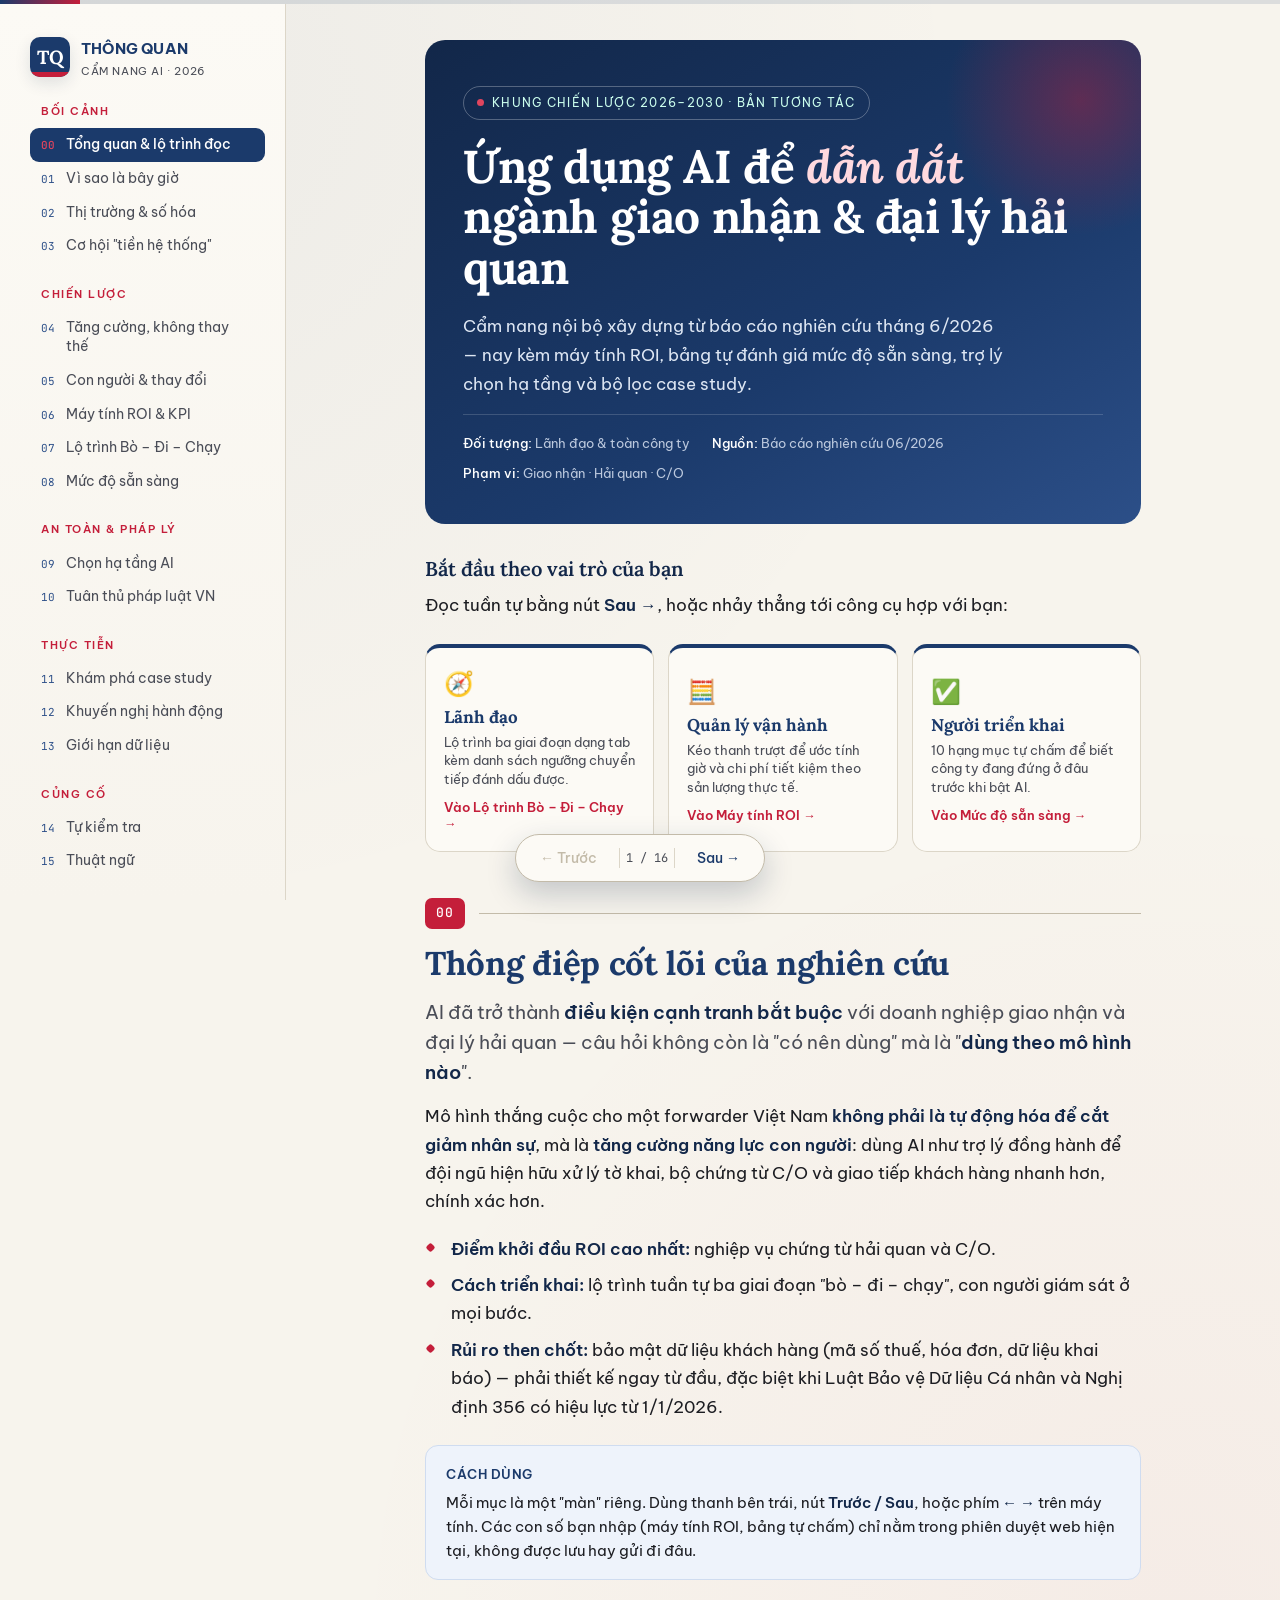
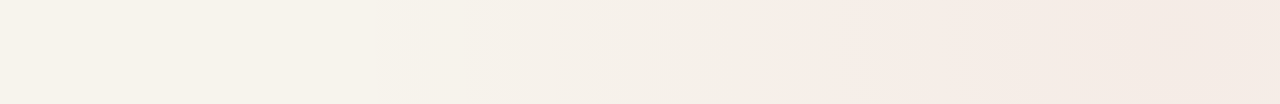
<file: cam-nang-ai-visual.html>
<!DOCTYPE html>
<html lang="vi">
<head>
<meta charset="UTF-8">
<meta name="viewport" content="width=device-width, initial-scale=1.0">
<meta name="color-scheme" content="light">
<title>Cẩm nang Làm việc với AI — Công ty CP Thông Quan</title>
<link rel="preconnect" href="https://fonts.googleapis.com">
<link rel="preconnect" href="https://fonts.gstatic.com" crossorigin>
<link href="https://fonts.googleapis.com/css2?family=Be+Vietnam+Pro:ital,wght@0,300;0,400;0,500;0,600;0,700;1,400&family=Lora:ital,wght@0,500;0,600;0,700;1,500&family=JetBrains+Mono:wght@400;500&display=swap" rel="stylesheet">
<style>
  :root{
    color-scheme:only light;
    --navy:#1B3A6B;--navy-deep:#122749;--navy-soft:#2c4f88;
    --red:#C41E3A;--red-soft:#e0455e;
    --paper:#F7F4ED;--paper-2:#FCFAF5;
    --ink:#1c1d22;--ink-soft:#4a4d57;
    --line:#dcd6c8;--line-strong:#c3bba9;--gold:#B8862F;
    --green:#2f7d3a;
    --shadow:rgba(18,39,73,.12);
  }
  *{box-sizing:border-box;}
  html{background:#F7F4ED;}
  body{
    margin:0;background:var(--paper);color:var(--ink);
    font-family:'Be Vietnam Pro',sans-serif;font-size:16.5px;line-height:1.72;
    -webkit-font-smoothing:antialiased;
    background-image:radial-gradient(circle at 12% 6%,rgba(27,58,107,.045),transparent 42%),radial-gradient(circle at 92% 96%,rgba(196,30,58,.04),transparent 42%);
  }
  ::selection{background:var(--navy);color:#fff;}


  .progress{position:fixed;top:0;left:0;right:0;height:4px;background:rgba(27,58,107,.12);z-index:60;}
  .progress i{display:block;height:100%;width:0;background:linear-gradient(90deg,var(--navy),var(--red));transition:width .4s cubic-bezier(.4,0,.2,1);}


  .shell{display:flex;max-width:1280px;margin:0 auto;}
  .sidebar{
    width:286px;flex:0 0 286px;position:sticky;top:4px;height:calc(100vh - 4px);
    overflow-y:auto;padding:30px 20px 40px 30px;border-right:1px solid var(--line);
    background:linear-gradient(180deg,var(--paper-2),var(--paper));
  }
  .sidebar::-webkit-scrollbar{width:7px;}
  .sidebar::-webkit-scrollbar-thumb{background:var(--line-strong);border-radius:4px;}
  .brand{display:flex;align-items:center;gap:11px;margin-bottom:22px;cursor:pointer;}
  .mark{width:40px;height:40px;flex:0 0 40px;border-radius:10px;background:var(--navy);color:#fff;display:grid;place-items:center;font-family:'Lora',serif;font-weight:700;font-size:19px;box-shadow:0 6px 16px var(--shadow);position:relative;overflow:hidden;}
  .mark::after{content:"";position:absolute;left:0;bottom:0;width:100%;height:5px;background:var(--red);}
  .brand b{font-weight:700;font-size:15px;color:var(--navy);letter-spacing:.2px;}
  .brand span{display:block;font-size:10.5px;color:var(--ink-soft);letter-spacing:.6px;text-transform:uppercase;}
  .navgroup{font-size:10.5px;letter-spacing:1.5px;text-transform:uppercase;color:var(--red);font-weight:600;margin:22px 0 8px;padding-left:11px;}
  nav{counter-reset:nv -1;}
  .navlink{counter-increment:nv;display:flex;gap:11px;align-items:baseline;text-decoration:none;color:var(--ink-soft);font-size:14px;line-height:1.4;padding:7px 11px;border-radius:9px;transition:all .16s ease;cursor:pointer;border:none;background:none;width:100%;text-align:left;font-family:inherit;}
  .navlink::before{content:counter(nv,decimal-leading-zero);font-family:'JetBrains Mono',monospace;font-size:11px;color:var(--navy-soft);flex:0 0 auto;padding-top:1px;}
  .navlink:hover{background:rgba(27,58,107,.07);color:var(--navy);}
  .navlink.active{background:var(--navy);color:#fff;font-weight:500;}
  .navlink.active::before{color:var(--red-soft);}


  main{flex:1 1 auto;min-width:0;padding-bottom:104px;}
  .stagewrap{max-width:780px;margin:0 auto;padding:0 32px;}
  .view{display:none;}
  .view.active{display:block;animation:viewin .42s cubic-bezier(.22,.7,.25,1);}
  @keyframes viewin{from{opacity:0;transform:translateY(12px);}to{opacity:1;transform:none;}}

  .kicker{display:flex;align-items:center;gap:14px;margin:46px 0 16px;}
  .kicker .num{font-family:'JetBrains Mono',monospace;font-size:13px;font-weight:500;color:#fff;background:var(--red);padding:4px 11px;border-radius:7px;letter-spacing:1px;}
  .kicker .line{height:1px;background:var(--line-strong);flex:1;}
  h1{font-family:'Lora',serif;font-weight:700;font-size:clamp(30px,5vw,46px);color:var(--navy);line-height:1.1;margin:0 0 18px;letter-spacing:-.4px;}
  h2{font-family:'Lora',serif;font-weight:700;font-size:clamp(25px,3.5vw,33px);color:var(--navy);line-height:1.15;margin:0 0 16px;letter-spacing:-.3px;}
  h3{font-family:'Lora',serif;font-weight:600;font-size:20px;color:var(--navy-deep);margin:32px 0 10px;line-height:1.25;}
  p{margin:0 0 15px;}
  .lead{font-size:18.5px;color:var(--ink-soft);line-height:1.6;}
  strong{font-weight:600;color:var(--navy-deep);}
  code.k{background:rgba(27,58,107,.09);color:var(--navy-deep);padding:1px 6px;border-radius:5px;font-size:.85em;font-family:'JetBrains Mono',monospace;}

  ul.clean{margin:8px 0 16px;padding:0;list-style:none;}
  ul.clean li{position:relative;padding:4px 0 4px 26px;}
  ul.clean li::before{content:"";position:absolute;left:2px;top:13px;width:7px;height:7px;background:var(--red);border-radius:2px;transform:rotate(45deg);}
  ol.steps{margin:8px 0 16px;padding:0;list-style:none;counter-reset:st;}
  ol.steps li{counter-increment:st;position:relative;padding:4px 0 12px 42px;}
  ol.steps li::before{content:counter(st);position:absolute;left:0;top:2px;width:27px;height:27px;background:var(--navy);color:#fff;border-radius:50%;display:grid;place-items:center;font-family:'JetBrains Mono',monospace;font-size:13px;}

  .box{border-radius:13px;padding:18px 20px 16px;margin:20px 0;font-size:15px;line-height:1.6;}
  .box .bx-h{display:flex;align-items:center;gap:8px;font-weight:600;font-size:12.5px;letter-spacing:.5px;text-transform:uppercase;margin-bottom:7px;}
  .box p:last-child{margin-bottom:0;}
  .box.tip{background:#eef3fb;border:1px solid #cfdcf0;}.box.tip .bx-h{color:var(--navy);}
  .box.warn{background:#fdeef0;border:1px solid #f3ccd3;}.box.warn .bx-h{color:var(--red);}
  .box.case{background:var(--paper-2);border:1px solid var(--line);border-left:4px solid var(--gold);}.box.case .bx-h{color:var(--gold);}
  .box.law{background:#f0f2ee;border:1px solid #d4d8cc;border-left:4px solid var(--navy);}.box.law .bx-h{color:var(--navy);}

  pre{background:var(--navy-deep);color:#eef2fa;border-radius:11px;padding:17px 19px;overflow-x:auto;font-size:13px;line-height:1.6;margin:16px 0;font-family:'JetBrains Mono',monospace;box-shadow:0 10px 26px var(--shadow);}
  pre .c{color:#9fb4d6;} pre .t{color:#ffb3c0;} pre .v{color:#9ad0a4;}

  .tbl{overflow-x:auto;margin:18px 0;border-radius:11px;border:1px solid var(--line);}
  table{border-collapse:collapse;width:100%;font-size:14px;background:var(--paper-2);}
  th,td{text-align:left;padding:11px 14px;border-bottom:1px solid var(--line);vertical-align:top;}
  thead th{background:var(--navy);color:#fff;font-weight:500;font-size:12.5px;}
  tbody tr:last-child td{border-bottom:none;}
  tbody tr:nth-child(even){background:rgba(27,58,107,.025);}
  td b{color:var(--navy-deep);}

  .cards{display:grid;grid-template-columns:repeat(auto-fit,minmax(210px,1fr));gap:13px;margin:20px 0;}
  .card{background:var(--paper-2);border:1px solid var(--line);border-radius:13px;padding:17px;transition:transform .2s,box-shadow .2s;}
  .card:hover{transform:translateY(-3px);box-shadow:0 12px 26px var(--shadow);}
  .card .cn{font-family:'JetBrains Mono',monospace;font-size:12px;color:var(--red);font-weight:500;}
  .card h4{margin:6px 0;font-size:16px;color:var(--navy);font-family:'Lora',serif;}
  .card p{font-size:13.5px;color:var(--ink-soft);margin:0;line-height:1.5;}


  .anatomy{margin:20px 0;border:1px solid var(--line);border-radius:13px;overflow:hidden;background:var(--paper-2);box-shadow:0 6px 18px var(--shadow);}
  .arow{display:flex;align-items:stretch;border-bottom:1px solid var(--line);}
  .arow:last-child{border-bottom:none;}
  .alabel{flex:0 0 120px;background:var(--navy);color:#fff;padding:12px 14px;font-size:12.5px;font-weight:600;display:flex;flex-direction:column;justify-content:center;}
  .alabel small{font-weight:400;font-size:10px;color:#bcd0ef;margin-top:3px;}
  .arow:nth-child(even) .alabel{background:var(--navy-soft);}
  .abody{padding:11px 15px;font-size:13.8px;color:var(--ink-soft);line-height:1.5;display:flex;align-items:center;}
  .abody i{font-style:normal;color:var(--navy-deep);font-weight:500;}
  .abody code{font-family:'JetBrains Mono',monospace;font-size:12px;color:var(--red);}


  .hero{background:linear-gradient(150deg,var(--navy-deep),var(--navy) 60%,var(--navy-soft));color:#fff;border-radius:20px;padding:46px 38px 40px;margin:40px 0 8px;position:relative;overflow:hidden;}
  .hero::after{content:"";position:absolute;right:-80px;top:-80px;width:280px;height:280px;border-radius:50%;background:radial-gradient(circle,rgba(196,30,58,.4),transparent 68%);}
  .hero-tag{display:inline-flex;align-items:center;gap:8px;font-size:11.5px;letter-spacing:1.3px;text-transform:uppercase;color:#cfe;border:1px solid rgba(255,255,255,.28);padding:6px 13px;border-radius:30px;margin-bottom:22px;position:relative;}
  .hero-tag b{width:7px;height:7px;border-radius:50%;background:var(--red-soft);}
  .hero h1{color:#fff;position:relative;}
  .hero h1 em{color:#ffd9df;font-style:italic;}
  .hero p{color:#dde6f3;max-width:540px;position:relative;font-size:17px;}
  .hero-meta{display:flex;flex-wrap:wrap;gap:8px 22px;font-size:12.5px;color:#bcc9de;border-top:1px solid rgba(255,255,255,.16);padding-top:18px;margin-top:8px;position:relative;}
  .hero-meta b{color:#fff;font-weight:500;}


  .paths{display:grid;grid-template-columns:repeat(3,1fr);gap:14px;margin:24px 0;}
  .pathcard{text-align:left;border:1px solid var(--line);background:var(--paper-2);border-radius:15px;padding:20px 18px;cursor:pointer;transition:all .2s;font-family:inherit;border-top:4px solid var(--navy);}
  .pathcard:hover{transform:translateY(-4px);box-shadow:0 16px 30px var(--shadow);border-top-color:var(--red);}
  .pathcard .pi{font-size:24px;}
  .pathcard h4{font-family:'Lora',serif;font-size:17px;color:var(--navy);margin:8px 0 5px;}
  .pathcard p{font-size:13px;color:var(--ink-soft);margin:0 0 10px;line-height:1.45;}
  .pathcard .pgo{font-size:12.5px;color:var(--red);font-weight:600;}


  .builder{border:1px solid var(--line);border-radius:16px;background:var(--paper-2);padding:6px;margin:22px 0;box-shadow:0 10px 28px var(--shadow);overflow:hidden;}
  .builder-grid{padding:16px 16px 6px;}
  .bfield{margin-bottom:12px;}
  .bfield label{display:flex;align-items:center;gap:8px;font-size:12px;font-weight:600;letter-spacing:.4px;text-transform:uppercase;color:var(--navy);margin-bottom:5px;}
  .bfield label .tag{font-family:'JetBrains Mono',monospace;font-size:10.5px;color:var(--red);text-transform:none;background:rgba(196,30,58,.07);padding:1px 6px;border-radius:5px;}
  .bfield textarea,.bfield input{width:100%;border:1px solid var(--line-strong);border-radius:9px;padding:9px 12px;font-family:inherit;font-size:14px;color:var(--ink);background:#fff;resize:vertical;line-height:1.5;transition:border-color .15s,box-shadow .15s;}
  .bfield textarea:focus,.bfield input:focus{outline:none;border-color:var(--navy);box-shadow:0 0 0 3px rgba(27,58,107,.12);}
  .builder-out{background:var(--navy-deep);border-radius:12px;margin:6px;padding:0;overflow:hidden;}
  .builder-out .oh{display:flex;align-items:center;justify-content:space-between;padding:10px 14px;border-bottom:1px solid rgba(255,255,255,.1);}
  .builder-out .oh span{font-size:11.5px;letter-spacing:.6px;text-transform:uppercase;color:#9fb4d6;font-weight:600;}
  .builder-out pre{margin:0;background:none;box-shadow:none;border-radius:0;color:#eef2fa;white-space:pre-wrap;font-size:12.8px;padding:14px;min-height:60px;}
  .copybtn{font-family:inherit;font-size:12px;font-weight:600;color:#fff;background:var(--red);border:none;border-radius:7px;padding:6px 13px;cursor:pointer;transition:background .15s,transform .1s;white-space:nowrap;}
  .copybtn:hover{background:var(--red-soft);}
  .copybtn:active{transform:scale(.96);}
  .copybtn.ok{background:var(--green);}


  .tmpl{border:1px solid var(--line);border-left:4px solid var(--navy);border-radius:11px;background:var(--paper-2);padding:15px 18px;margin:14px 0;}
  .tmpl .th{display:flex;align-items:flex-start;justify-content:space-between;gap:12px;}
  .tmpl h4{margin:0 0 2px;font-size:15.5px;color:var(--navy);font-family:'Lora',serif;}
  .tmpl .use{font-size:12px;color:var(--ink-soft);margin-bottom:10px;}
  .tmpl .skel{font-family:'JetBrains Mono',monospace;font-size:12.6px;line-height:1.6;background:#fff;border:1px dashed var(--line-strong);border-radius:8px;padding:11px 13px;color:var(--navy-deep);white-space:pre-wrap;overflow-x:auto;}
  .tmpl .skel i{color:var(--red);font-style:normal;background:rgba(196,30,58,.07);padding:0 4px;border-radius:4px;}


  .pitfall{border:1px solid var(--line);border-radius:13px;background:var(--paper-2);padding:16px 18px;margin:13px 0;}
  .pitfall .pf-bad{display:flex;align-items:flex-start;gap:10px;}
  .pitfall .x{flex:0 0 auto;width:24px;height:24px;border-radius:50%;background:#fdeef0;color:var(--red);display:grid;place-items:center;font-weight:700;font-size:14px;border:1px solid #f3ccd3;}
  .pitfall .pf-bad p{margin:0;font-size:15px;}
  .pitfall .pf-bad b{color:var(--red);}
  .pitfall .reveal{margin-top:11px;font-family:inherit;font-size:13px;font-weight:600;color:var(--navy);background:rgba(27,58,107,.08);border:none;border-radius:8px;padding:7px 13px;cursor:pointer;transition:background .15s;}
  .pitfall .reveal:hover{background:rgba(27,58,107,.15);}
  .pitfall .fix{max-height:0;overflow:hidden;transition:max-height .3s ease,margin .3s ease,opacity .3s ease;opacity:0;margin-top:0;}
  .pitfall .fix.open{max-height:200px;opacity:1;margin-top:12px;}
  .pitfall .fix .inner{display:flex;align-items:flex-start;gap:10px;background:#edf5ee;border:1px solid #cce0cd;border-radius:10px;padding:12px 14px;}
  .pitfall .fix .v{flex:0 0 auto;width:24px;height:24px;border-radius:50%;background:#fff;color:var(--green);display:grid;place-items:center;font-weight:700;font-size:14px;border:1px solid #cce0cd;}
  .pitfall .fix p{margin:0;font-size:14.5px;}
  .pitfall .fix b{color:var(--green);}


  .chips{display:flex;flex-wrap:wrap;gap:8px;margin:18px 0 14px;}
  .chip{font-family:inherit;font-size:13px;border:1px solid var(--line-strong);background:var(--paper-2);color:var(--ink-soft);border-radius:30px;padding:7px 14px;cursor:pointer;transition:all .15s;}
  .chip:hover{border-color:var(--navy);color:var(--navy);}
  .chip.on{background:var(--navy);color:#fff;border-color:var(--navy);}
  .trust{border:1px solid var(--line);border-radius:13px;overflow:hidden;background:var(--paper-2);}
  .band{display:flex;align-items:flex-start;gap:13px;padding:14px 17px;border-bottom:1px solid var(--line);transition:background .2s,box-shadow .2s;}
  .band:last-child{border-bottom:none;}
  .band .dot{flex:0 0 auto;width:13px;height:13px;border-radius:50%;margin-top:5px;}
  .band.hl{background:#fff;box-shadow:inset 4px 0 0 currentColor;}
  #band-hi{color:var(--green);} #band-mid{color:var(--gold);} #band-lo{color:var(--red);}
  .band .tx b{color:var(--navy-deep);font-size:14.5px;}
  .band .tx p{margin:2px 0 0;font-size:13.5px;color:var(--ink-soft);line-height:1.5;}


  .wizard{border:1px solid var(--line);border-radius:16px;background:var(--paper-2);padding:22px;margin:22px 0;box-shadow:0 10px 28px var(--shadow);}
  .wizard .wq{font-family:'Lora',serif;font-size:18px;color:var(--navy);margin-bottom:14px;}
  .wiz-opts{display:flex;flex-direction:column;gap:9px;}
  .wiz-opt{text-align:left;font-family:inherit;font-size:14.5px;color:var(--ink);background:#fff;border:1px solid var(--line-strong);border-radius:10px;padding:12px 15px;cursor:pointer;transition:all .15s;}
  .wiz-opt:hover{border-color:var(--navy);background:#f4f7fc;}
  .wiz-opt.sel{border-color:var(--navy);background:var(--navy);color:#fff;}
  .wiz-res{display:none;margin-top:16px;padding:16px 18px;border-radius:12px;background:#eef3fb;border:1px solid #cfdcf0;animation:viewin .35s ease;}
  .wiz-res.show{display:block;}
  .wiz-res b{color:var(--navy-deep);}
  .wiz-res .gobtn{margin-top:12px;font-family:inherit;font-size:13px;font-weight:600;color:#fff;background:var(--navy);border:none;border-radius:8px;padding:8px 15px;cursor:pointer;}
  .wiz-res .gobtn:hover{background:var(--navy-soft);}


  .swot{display:grid;grid-template-columns:1fr 1fr;gap:14px;margin:20px 0;}
  .swot > div{border-radius:13px;padding:17px 18px;}
  .swot .good{background:#edf5ee;border:1px solid #cce0cd;}
  .swot .care{background:#fff6e8;border:1px solid #ecd8b3;}
  .swot .sh{font-family:'Lora',serif;font-weight:600;font-size:17px;margin-bottom:10px;}
  .swot .good .sh{color:var(--green);} .swot .care .sh{color:#9a6a14;}
  .swot ul{list-style:none;margin:0;padding:0;}
  .swot li{position:relative;padding:5px 0 5px 23px;font-size:13.8px;color:var(--ink-soft);line-height:1.5;}
  .swot .good li::before{content:"✓";position:absolute;left:0;top:5px;color:var(--green);font-weight:700;}
  .swot .care li::before{content:"!";position:absolute;left:5px;top:5px;color:#9a6a14;font-weight:700;}


  .quizbar{display:flex;align-items:center;justify-content:space-between;gap:12px;background:var(--navy);color:#fff;border-radius:12px;padding:13px 18px;margin:18px 0;}
  .quizbar b{font-family:'Lora',serif;font-size:16px;}
  #quizScore{font-family:'JetBrains Mono',monospace;font-size:14px;color:#ffd9df;}
  .q{border:1px solid var(--line);border-radius:13px;background:var(--paper-2);padding:18px;margin:14px 0;}
  .q .qq{font-weight:600;color:var(--navy-deep);margin-bottom:12px;font-size:15.5px;}
  .q .opts{display:flex;flex-direction:column;gap:8px;}
  .opt{text-align:left;font-family:inherit;font-size:14.5px;color:var(--ink);background:#fff;border:1px solid var(--line-strong);border-radius:10px;padding:11px 14px;cursor:pointer;transition:all .15s;display:flex;align-items:center;gap:10px;}
  .opt::before{content:"";flex:0 0 auto;width:18px;height:18px;border-radius:50%;border:2px solid var(--line-strong);transition:all .15s;}
  .opt:hover{border-color:var(--navy);}
  .q.done .opt{cursor:default;}
  .opt.right{border-color:var(--green);background:#edf5ee;color:var(--green);font-weight:500;}
  .opt.right::before{border-color:var(--green);background:var(--green);box-shadow:inset 0 0 0 3px #edf5ee;}
  .opt.wrong{border-color:var(--red);background:#fdeef0;color:var(--red);}
  .opt.wrong::before{border-color:var(--red);background:var(--red);box-shadow:inset 0 0 0 3px #fdeef0;}
  .q-exp{display:none;margin-top:12px;font-size:13.8px;color:var(--ink-soft);background:#eef3fb;border-left:3px solid var(--navy);border-radius:0 8px 8px 0;padding:10px 14px;}
  .q-exp.show{display:block;animation:viewin .3s ease;}


  .gsearch{width:100%;border:1px solid var(--line-strong);border-radius:10px;padding:11px 15px;font-family:inherit;font-size:15px;margin:6px 0 18px;background:#fff;}
  .gsearch:focus{outline:none;border-color:var(--navy);box-shadow:0 0 0 3px rgba(27,58,107,.12);}
  .gterm{background:var(--paper-2);border:1px solid var(--line);border-radius:10px;padding:12px 16px;margin-bottom:9px;}
  .gterm b{color:var(--navy);font-size:15px;}
  .gterm p{margin:3px 0 0;font-size:14px;color:var(--ink-soft);}
  .gnone{color:var(--ink-soft);font-style:italic;padding:8px 2px;}

  .refs{margin-top:30px;border-top:2px solid var(--navy);padding-top:18px;font-size:13px;color:var(--ink-soft);}
  .refs h3{margin-top:0;}
  .refs ol{padding-left:18px;}
  .refs li{margin-bottom:5px;}
  .pill{display:inline-block;font-size:11px;background:rgba(27,58,107,.08);color:var(--navy);padding:2px 9px;border-radius:20px;margin:0 4px 4px 0;font-weight:500;}


  .pager{position:fixed;bottom:18px;left:50%;transform:translateX(-50%);z-index:55;display:flex;align-items:center;gap:6px;background:var(--paper-2);border:1px solid var(--line-strong);border-radius:40px;padding:6px 8px;box-shadow:0 12px 30px rgba(18,39,73,.22);}
  .pager button{font-family:inherit;font-size:14px;font-weight:500;color:var(--navy);background:none;border:none;border-radius:30px;padding:8px 16px;cursor:pointer;transition:background .15s;display:flex;align-items:center;gap:6px;}
  .pager button:hover:not(:disabled){background:rgba(27,58,107,.1);}
  .pager button:disabled{color:var(--line-strong);cursor:default;}
  .pager .plabel{font-family:'JetBrains Mono',monospace;font-size:12px;color:var(--ink-soft);padding:0 6px;border-left:1px solid var(--line);border-right:1px solid var(--line);}


  .topbar{display:none;}
  .backdrop{display:none;}
  @media(max-width:900px){
    .sidebar{position:fixed;left:0;top:0;height:100vh;z-index:80;transform:translateX(-105%);transition:transform .25s ease;box-shadow:0 0 40px rgba(0,0,0,.3);padding-top:24px;}
    .sidebar.open{transform:translateX(0);}
    .backdrop{display:block;position:fixed;inset:0;background:rgba(10,18,35,.5);z-index:70;opacity:0;pointer-events:none;transition:opacity .25s;}
    .backdrop.show{opacity:1;pointer-events:auto;}
    .topbar{display:flex;align-items:center;gap:12px;position:sticky;top:4px;z-index:50;background:var(--navy);color:#fff;padding:11px 15px;}
    .topbar button{background:rgba(255,255,255,.15);border:none;color:#fff;width:40px;height:38px;border-radius:9px;font-size:18px;cursor:pointer;flex:0 0 auto;}
    .topbar .tt{font-family:'Lora',serif;font-size:14.5px;font-weight:600;white-space:nowrap;overflow:hidden;text-overflow:ellipsis;}
    main{width:100%;padding-bottom:96px;}
    .stagewrap{padding:0 20px;}
    .hero{padding:34px 24px 30px;border-radius:16px;}
    .paths{grid-template-columns:1fr;}
    .swot{grid-template-columns:1fr;}
    .alabel{flex-basis:92px;}
    .tmpl .th{flex-direction:column;}
  }
  @media print{
    .sidebar,.pager,.topbar,.progress,.backdrop{display:none!important;}
    .view{display:block!important;animation:none!important;page-break-after:always;}
    main{padding:0;}
  }


  .statgrid{display:grid;grid-template-columns:repeat(auto-fit,minmax(190px,1fr));gap:13px;margin:20px 0;}
  .stat{background:var(--paper-2);border:1px solid var(--line);border-top:4px solid var(--red);border-radius:13px;padding:16px 17px 13px;}
  .stat .sv{font-family:'Lora',serif;font-weight:700;font-size:25px;color:var(--navy);line-height:1.1;}
  .stat .sl{font-size:13px;color:var(--ink-soft);margin-top:5px;line-height:1.45;}
  .stat .ss{font-family:'JetBrains Mono',monospace;font-size:10.5px;color:var(--gold);margin-top:7px;letter-spacing:.3px;}


  .cnt{font-variant-numeric:tabular-nums;}


  .flow{display:flex;flex-wrap:wrap;gap:7px;align-items:center;margin:20px 0 6px;}
  .fstep{font-family:inherit;font-size:13px;font-weight:500;border:1.5px solid var(--line-strong);background:var(--paper-2);color:var(--ink-soft);border-radius:30px;padding:8px 14px;cursor:pointer;transition:all .15s;}
  .fstep.ai{border-color:rgba(196,30,58,.45);color:var(--red);}
  .fstep:hover{transform:translateY(-2px);box-shadow:0 6px 14px var(--shadow);}
  .fstep.on{background:var(--navy);border-color:var(--navy);color:#fff;}
  .fstep.ai.on{background:var(--red);border-color:var(--red);}
  .farrow{color:var(--line-strong);font-size:15px;}
  .fdetail{border:1px solid var(--line);border-left:4px solid var(--navy);border-radius:11px;background:var(--paper-2);padding:14px 17px;margin:12px 0 4px;font-size:14.5px;color:var(--ink-soft);min-height:54px;animation:viewin .3s ease;}
  .fdetail b{color:var(--navy-deep);}
  .flegend{display:flex;gap:18px;font-size:12px;color:var(--ink-soft);margin-top:8px;}
  .flegend i{display:inline-block;width:10px;height:10px;border-radius:50%;margin-right:5px;vertical-align:-1px;}


  .calc{border:1px solid var(--line);border-radius:16px;background:var(--paper-2);padding:20px 20px 8px;margin:22px 0;box-shadow:0 10px 28px var(--shadow);}
  .calc h4{font-family:'Lora',serif;font-size:18px;color:var(--navy);margin:0 0 14px;}
  .cfield{margin-bottom:16px;}
  .cfield .cl{display:flex;justify-content:space-between;align-items:baseline;font-size:13px;font-weight:600;color:var(--navy);margin-bottom:5px;}
  .cfield .cl output{font-family:'JetBrains Mono',monospace;font-size:14px;color:var(--red);font-weight:500;}
  .cfield input[type=range]{width:100%;accent-color:var(--navy);cursor:pointer;height:26px;}
  .cout{display:grid;grid-template-columns:repeat(auto-fit,minmax(150px,1fr));gap:11px;margin:6px 0 14px;}
  .co{background:#fff;border:1px solid var(--line);border-top:3px solid var(--navy);border-radius:11px;padding:13px 14px 11px;}
  .co.hot{border-top-color:var(--red);}
  .co .ov{font-family:'Lora',serif;font-weight:700;font-size:22px;color:var(--navy);line-height:1.1;font-variant-numeric:tabular-nums;}
  .co .ol{font-size:11.5px;color:var(--ink-soft);margin-top:4px;line-height:1.4;}


  .tabs{display:flex;gap:8px;margin:20px 0 0;flex-wrap:wrap;}
  .tabbtn{font-family:inherit;font-size:14px;font-weight:600;border:1.5px solid var(--line-strong);background:var(--paper-2);color:var(--ink-soft);border-radius:11px 11px 0 0;padding:11px 18px;cursor:pointer;transition:all .15s;border-bottom:none;position:relative;top:1px;}
  .tabbtn .tb-s{display:block;font-weight:400;font-size:11px;color:inherit;opacity:.75;}
  .tabbtn.active{background:var(--navy);border-color:var(--navy);color:#fff;}
  .tabpanel{display:none;border:1.5px solid var(--line-strong);border-radius:0 13px 13px 13px;background:var(--paper-2);padding:18px 20px;}
  .tabpanel.active{display:block;animation:viewin .3s ease;}
  .phasebadge{display:inline-flex;align-items:center;gap:7px;font-size:12.5px;font-weight:600;border-radius:30px;padding:5px 13px;margin-top:12px;background:#fff6e8;color:#9a6a14;border:1px solid #ecd8b3;}
  .phasebadge.ready{background:#edf5ee;color:var(--green);border-color:#cce0cd;}


  .ck{display:flex;gap:11px;align-items:flex-start;padding:10px 13px;border:1px solid var(--line);border-radius:10px;background:#fff;margin:8px 0;cursor:pointer;transition:all .15s;font-size:14.2px;line-height:1.5;}
  .ck:hover{border-color:var(--navy);}
  .ck input{margin-top:3px;accent-color:var(--navy);width:16px;height:16px;flex:0 0 auto;cursor:pointer;}
  .ck.done{background:#edf5ee;border-color:#cce0cd;color:var(--ink-soft);}
  .ck.done span{text-decoration:line-through;text-decoration-color:rgba(47,125,58,.5);}


  .gaugewrap{margin:16px 0 6px;}
  .gauge{height:15px;border-radius:10px;background:rgba(27,58,107,.1);overflow:hidden;border:1px solid var(--line);}
  .gauge i{display:block;height:100%;width:0;background:linear-gradient(90deg,var(--red),var(--gold) 50%,var(--green));transition:width .5s cubic-bezier(.4,0,.2,1);}
  .gmeta{display:flex;justify-content:space-between;font-size:12.5px;color:var(--ink-soft);margin-top:6px;}
  .gmeta b{font-family:'JetBrains Mono',monospace;color:var(--navy);}
  .gres{margin-top:12px;padding:13px 16px;border-radius:11px;background:#eef3fb;border:1px solid #cfdcf0;font-size:14.5px;animation:viewin .3s ease;}
  .gres b{color:var(--navy-deep);}


  .hiddenf{display:none!important;}
  .qresult{display:none;margin-top:16px;padding:15px 18px;border-radius:12px;background:var(--navy);color:#fff;font-size:15px;animation:viewin .35s ease;}
  .qresult.show{display:block;}
  .qresult b{color:#ffd9df;}
  @media(max-width:900px){.tabbtn{flex:1 1 auto;text-align:left;}}


  .chart{border:1px solid var(--line);border-radius:13px;background:var(--paper-2);padding:18px 20px 14px;margin:20px 0;box-shadow:0 6px 18px var(--shadow);}
  .chart .ch-t{font-family:'Lora',serif;font-weight:600;font-size:16px;color:var(--navy);margin-bottom:4px;}
  .chart .ch-s{font-size:12px;color:var(--ink-soft);margin-bottom:14px;}
  .crow{display:grid;grid-template-columns:minmax(110px,190px) 1fr 76px;gap:10px;align-items:center;margin:7px 0;font-size:12.8px;color:var(--ink-soft);}
  .crow .cl2{line-height:1.35;}
  .crow .cl2 b{color:var(--navy-deep);font-size:13px;}
  .ctrack{position:relative;height:18px;background:rgba(27,58,107,.07);border-radius:9px;overflow:hidden;}
  .cfill{position:absolute;left:0;top:0;height:100%;width:0;border-radius:9px;background:var(--navy);transition:width .9s cubic-bezier(.4,0,.2,1);}
  .cfill.alt{background:#a9bcd9;}
  .cfill.hot{background:var(--red);}
  .cval{font-family:'JetBrains Mono',monospace;font-size:12.5px;color:var(--navy);text-align:right;white-space:nowrap;font-weight:500;}
  .chsep{height:1px;background:var(--line);margin:11px 0;}

  .dtrack{position:relative;height:18px;background:rgba(27,58,107,.07);border-radius:9px;}
  .dzero{position:absolute;left:33%;top:-3px;bottom:-3px;width:2px;background:var(--line-strong);z-index:1;}
  .dfill{position:absolute;top:0;height:100%;width:0;transition:width .9s cubic-bezier(.4,0,.2,1);}
  .dfill.pos{left:33%;background:var(--green);border-radius:0 9px 9px 0;}
  .dfill.neg{right:67%;background:var(--red);border-radius:9px 0 0 9px;}
  .cval.neg{color:var(--red);}

  .bigcompare{display:flex;align-items:center;justify-content:center;gap:8px 26px;flex-wrap:wrap;border-radius:16px;background:linear-gradient(135deg,var(--navy-deep),var(--navy));color:#fff;padding:26px 22px 22px;margin:24px 0;text-align:center;box-shadow:0 12px 28px var(--shadow);}
  .bc-i .bv{font-family:'Lora',serif;font-weight:700;font-size:clamp(26px,4.5vw,42px);line-height:1.05;}
  .bc-i .bl{font-size:11.5px;color:#bcc9de;margin-top:7px;letter-spacing:.4px;}
  .bc-arrow{font-size:30px;color:var(--red-soft);}
  .bc-i.before .bv{color:#8fa5c8;position:relative;}
  .bc-i.before .bv::after{content:"";position:absolute;left:-4%;right:-4%;top:52%;height:3px;background:var(--red-soft);transform:rotate(-6deg);border-radius:2px;}
  .bc-cap{flex-basis:100%;font-size:12px;color:#bcc9de;margin-top:4px;}

  .trail{display:flex;border-radius:12px;overflow:hidden;border:1px solid var(--line-strong);margin:18px 0 4px;box-shadow:0 8px 20px var(--shadow);}
  .tseg{font-family:inherit;border:none;cursor:pointer;text-align:left;padding:12px 12px 10px;color:#fff;font-size:13.5px;font-weight:600;position:relative;transition:filter .15s;border-right:2px solid rgba(255,255,255,.45);}
  .tseg:last-child{border-right:none;}
  .tseg small{display:block;font-weight:400;font-size:10.5px;opacity:.85;margin-top:2px;}
  .tseg:hover{filter:brightness(1.13);}
  .tseg.t0{background:var(--navy-soft);} .tseg.t1{background:var(--navy);} .tseg.t2{background:var(--navy-deep);}
  .tseg.cur{box-shadow:inset 0 -5px 0 var(--red-soft);}
  .tscale{display:flex;justify-content:space-between;font-family:'JetBrains Mono',monospace;font-size:10.5px;color:var(--ink-soft);padding:0 2px;margin-bottom:16px;}

  .ladder{margin:18px 0;}
  .rung{display:flex;gap:13px;align-items:flex-start;border:1px solid var(--line);border-left:6px solid;border-radius:11px;background:var(--paper-2);padding:13px 16px;margin:9px 0;}
  .rung .ri{font-size:20px;flex:0 0 auto;margin-top:1px;}
  .rung b{font-size:14.5px;}
  .rung p{margin:3px 0 0;font-size:13px;color:var(--ink-soft);line-height:1.5;}
  .rung .tagx{display:inline-block;font-size:10px;font-weight:700;letter-spacing:.7px;text-transform:uppercase;border-radius:20px;padding:2px 9px;margin-left:8px;vertical-align:2px;color:#fff;}
  .rung.l0{border-left-color:var(--red);} .rung.l0 b{color:var(--red);} .rung.l0 .tagx{background:var(--red);}
  .rung.l1{border-left-color:var(--gold);} .rung.l1 b{color:#9a6a14;} .rung.l1 .tagx{background:var(--gold);}
  .rung.l2{border-left-color:var(--navy-soft);} .rung.l2 b{color:var(--navy);} .rung.l2 .tagx{background:var(--navy-soft);}
  .rung.l3{border-left-color:var(--green);} .rung.l3 b{color:var(--green);} .rung.l3 .tagx{background:var(--green);}

  .ltl{display:flex;flex-wrap:wrap;align-items:stretch;gap:8px;margin:14px 0 8px;}
  .lt-node{flex:1 1 140px;background:#fff;border:1px solid #cfdcf0;border-top:4px solid var(--navy);border-radius:10px;padding:10px 12px;font-size:12.5px;line-height:1.45;color:var(--ink-soft);}
  .lt-node b{display:block;color:var(--navy-deep);font-size:13px;margin-bottom:2px;}
  .lt-node.loop{border-top-color:var(--gold);}
  .lt-gap{flex:0 0 auto;align-self:center;text-align:center;font-family:'JetBrains Mono',monospace;font-size:11px;color:var(--red);font-weight:600;line-height:1.2;}
  .lt-gap span{display:block;font-size:15px;color:var(--line-strong);}

  .timebar{display:flex;height:30px;border-radius:9px;overflow:hidden;border:1px solid var(--line);margin:4px 0 6px;}
  .tb-rem{background:var(--navy);transition:width .35s ease;min-width:0;}
  .tb-sav{background:var(--green);transition:width .35s ease;min-width:0;}
  .tb-legend{display:flex;gap:20px;font-size:12px;color:var(--ink-soft);margin-bottom:14px;flex-wrap:wrap;}
  .tb-legend i{display:inline-block;width:11px;height:11px;border-radius:3px;margin-right:6px;vertical-align:-1px;}
  .tb-legend b{font-family:'JetBrains Mono',monospace;color:var(--navy);font-weight:500;}

  .cs{display:grid;grid-template-columns:122px 1fr;gap:16px;align-items:start;}
  .cs .kstat{border-right:1px dashed var(--line-strong);padding-right:14px;}
  .cs .kv{font-family:'Lora',serif;font-weight:700;font-size:23px;color:var(--red);line-height:1.1;letter-spacing:-.3px;}
  .cs .kl{font-size:11px;color:var(--ink-soft);margin-top:5px;line-height:1.45;}
  .cs .kbody p{margin:7px 0 0;}
  @media(max-width:900px){
    .cs{grid-template-columns:1fr;gap:8px;}
    .cs .kstat{border-right:none;border-bottom:1px dashed var(--line-strong);padding:0 0 9px;display:flex;align-items:baseline;gap:10px;}
    .cs .kl{margin-top:0;}
    .crow{grid-template-columns:1fr;gap:4px;}
    .crow .cval{text-align:left;}
  }
</style>
</head>
<body>
<div class="progress"><i id="progressFill"></i></div>

<div class="topbar">
  <button id="menuBtn" aria-label="Mở mục lục">☰</button>
  <div class="tt" id="topTitle">Cẩm nang AI</div>
</div>
<div class="backdrop" id="backdrop"></div>

<div class="shell">
  <aside class="sidebar" id="sidebar">
    <div class="brand" data-target="s0">
      <div class="mark">TQ</div>
      <div><b>THÔNG QUAN</b><span>Cẩm nang AI · 2026</span></div>
    </div>
    <nav>
      <div class="navgroup">Bối cảnh</div>
      <button class="navlink" data-target="s0">Tổng quan &amp; lộ trình đọc</button>
      <button class="navlink" data-target="s1">Vì sao là bây giờ</button>
      <button class="navlink" data-target="s2">Thị trường &amp; số hóa</button>
      <button class="navlink" data-target="s3">Cơ hội "tiền hệ thống"</button>
      <div class="navgroup">Chiến lược</div>
      <button class="navlink" data-target="s4">Tăng cường, không thay thế</button>
      <button class="navlink" data-target="s5">Con người &amp; thay đổi</button>
      <button class="navlink" data-target="s6">Máy tính ROI &amp; KPI</button>
      <button class="navlink" data-target="s7">Lộ trình Bò – Đi – Chạy</button>
      <button class="navlink" data-target="s8">Mức độ sẵn sàng</button>
      <div class="navgroup">An toàn &amp; pháp lý</div>
      <button class="navlink" data-target="s9">Chọn hạ tầng AI</button>
      <button class="navlink" data-target="s10">Tuân thủ pháp luật VN</button>
      <div class="navgroup">Thực tiễn</div>
      <button class="navlink" data-target="s11">Khám phá case study</button>
      <button class="navlink" data-target="s12">Khuyến nghị hành động</button>
      <button class="navlink" data-target="s13">Giới hạn dữ liệu</button>
      <div class="navgroup">Củng cố</div>
      <button class="navlink" data-target="s14">Tự kiểm tra</button>
      <button class="navlink" data-target="s15">Thuật ngữ</button>
    </nav>
  </aside>

  <main>
    <div class="stagewrap">

    <!-- 0 -->
    <section class="view" id="s0">
      <div class="hero">
        <span class="hero-tag"><b></b>Khung chiến lược 2026–2030 · Bản tương tác</span>
        <h1>Ứng dụng AI để <em>dẫn dắt</em><br>ngành giao nhận &amp; đại lý hải quan</h1>
        <p>Cẩm nang nội bộ xây dựng từ báo cáo nghiên cứu tháng 6/2026 — nay kèm máy tính ROI, bảng tự đánh giá mức độ sẵn sàng, trợ lý chọn hạ tầng và bộ lọc case study.</p>
        <div class="hero-meta"><span><b>Đối tượng:</b> Lãnh đạo &amp; toàn công ty</span><span><b>Nguồn:</b> Báo cáo nghiên cứu 06/2026</span><span><b>Phạm vi:</b> Giao nhận · Hải quan · C/O</span></div>
      </div>

      <h3>Bắt đầu theo vai trò của bạn</h3>
      <p>Đọc tuần tự bằng nút <strong>Sau →</strong>, hoặc nhảy thẳng tới công cụ hợp với bạn:</p>
      <div class="paths">
        <button class="pathcard" data-path="s7"><div class="pi">🧭</div><h4>Lãnh đạo</h4><p>Lộ trình ba giai đoạn dạng tab kèm danh sách ngưỡng chuyển tiếp đánh dấu được.</p><div class="pgo">Vào Lộ trình Bò – Đi – Chạy →</div></button>
        <button class="pathcard" data-path="s6"><div class="pi">🧮</div><h4>Quản lý vận hành</h4><p>Kéo thanh trượt để ước tính giờ và chi phí tiết kiệm theo sản lượng thực tế.</p><div class="pgo">Vào Máy tính ROI →</div></button>
        <button class="pathcard" data-path="s8"><div class="pi">✅</div><h4>Người triển khai</h4><p>10 hạng mục tự chấm để biết công ty đang đứng ở đâu trước khi bật AI.</p><div class="pgo">Vào Mức độ sẵn sàng →</div></button>
      </div>

      <div class="kicker"><span class="num">00</span><span class="line"></span></div>
      <h2>Thông điệp cốt lõi của nghiên cứu</h2>
      <p class="lead">AI đã trở thành <strong>điều kiện cạnh tranh bắt buộc</strong> với doanh nghiệp giao nhận và đại lý hải quan — câu hỏi không còn là "có nên dùng" mà là "<strong>dùng theo mô hình nào</strong>".</p>
      <p>Mô hình thắng cuộc cho một forwarder Việt Nam <strong>không phải là tự động hóa để cắt giảm nhân sự</strong>, mà là <strong>tăng cường năng lực con người</strong>: dùng AI như trợ lý đồng hành để đội ngũ hiện hữu xử lý tờ khai, bộ chứng từ C/O và giao tiếp khách hàng nhanh hơn, chính xác hơn.</p>
      <ul class="clean">
        <li><strong>Điểm khởi đầu ROI cao nhất:</strong> nghiệp vụ chứng từ hải quan và C/O.</li>
        <li><strong>Cách triển khai:</strong> lộ trình tuần tự ba giai đoạn "bò – đi – chạy", con người giám sát ở mọi bước.</li>
        <li><strong>Rủi ro then chốt:</strong> bảo mật dữ liệu khách hàng (mã số thuế, hóa đơn, dữ liệu khai báo) — phải thiết kế ngay từ đầu, đặc biệt khi Luật Bảo vệ Dữ liệu Cá nhân và Nghị định 356 có hiệu lực từ 1/1/2026.</li>
      </ul>
      <div class="box tip"><div class="bx-h">Cách dùng</div><p>Mỗi mục là một "màn" riêng. Dùng thanh bên trái, nút <strong>Trước / Sau</strong>, hoặc phím <strong>← →</strong> trên máy tính. Các con số bạn nhập (máy tính ROI, bảng tự chấm) chỉ nằm trong phiên duyệt web hiện tại, không được lưu hay gửi đi đâu.</p></div>
    </section>

    <!-- 1 -->
    <section class="view" id="s1">
      <div class="kicker"><span class="num">01</span><span class="line"></span></div>
      <h2>Vì sao 2025–2026 là bước ngoặt</h2>
      <p class="lead">Ba lực lượng đang cộng hưởng, khiến giai đoạn này trở thành điểm bùng phát của làn sóng AI trong logistics.</p>
      <ol class="steps">
        <li><strong>Công nghệ đã vượt ngưỡng khả dụng.</strong> Các mô hình ngôn ngữ lớn (LLM) nay đọc được một tệp PDF hóa đơn thương mại gửi qua email — kể cả khi có ghi chú viết tay — và trích xuất dữ liệu có cấu trúc một cách đáng tin cậy. Đây chính là nút thắt từng làm thất bại mọi nỗ lực tự động hóa trong nhiều thập kỷ; C.H. Robinson gọi đây là "thách thức tồn tại hàng chục năm".</li>
        <li><strong>Động lực cạnh tranh đang cộng hưởng.</strong> C.H. Robinson cho biết AI tạo sinh thúc đẩy mức tăng năng suất 30% giai đoạn 2023–2024 và đặt mục tiêu tăng thêm 15% năm 2025 — một đối thủ giờ phục vụ nhiều khách hơn trên mỗi nhân viên và báo giá trong vài giây thay vì vài giờ.</li>
        <li><strong>Chính sách và chi phí tại Việt Nam hội tụ.</strong> Yêu cầu chuyển đổi số của Chính phủ, chi phí lao động tăng, và tỷ lệ nhân sự được đào tạo bài bản chỉ 5–7% khiến AI là cách thực tế nhất để mở rộng quy mô mà vẫn giữ chất lượng — thay vì lao vào cuộc đua tuyển dụng.</li>
      </ol>
      <div class="bigcompare">
        <div class="bc-i before"><div class="bv">hàng giờ</div><div class="bl">thời gian một báo giá thủ công</div></div>
        <div class="bc-arrow">→</div>
        <div class="bc-i after"><div class="bv">32 giây</div><div class="bl">báo giá qua email tại C.H. Robinson</div></div>
        <div class="bc-cap">Cùng tiêu chí đó — giá và tốc độ — là thứ khách hàng dùng để chọn forwarder.</div>
      </div>
      <div class="box warn"><div class="bx-h">Cái giá của việc đứng yên</div><p>Trong ngành mà forwarder cạnh tranh chủ yếu trên <strong>giá</strong> và <strong>tốc độ báo giá</strong>, đối thủ trang bị AI sẽ — về mặt cấu trúc — hạ chi phí phục vụ và nâng tốc độ, đúng hai tiêu chí khách hàng dùng để lựa chọn. Doanh nghiệp chậm chuyển đổi trở thành lựa chọn đắt đỏ và phản hồi chậm, mất trước tiên phần sản lượng nhạy cảm với giá.</p></div>
    </section>

    <!-- 2 -->
    <section class="view" id="s2">
      <div class="kicker"><span class="num">02</span><span class="line"></span></div>
      <h2>Thị trường &amp; bối cảnh số hóa</h2>
      <h3>Toàn cầu: đường cong ứng dụng dốc nhất từ trước tới nay</h3>
      <p>Các tổ chức nghiên cứu định giá thị trường AI trong logistics toàn cầu ở mức khoảng <strong>15–26 tỷ USD</strong> giai đoạn 2024–2025, với CAGR <strong>40–47%</strong>. Riêng chi tiêu cho AI tạo sinh trong logistics nhỏ hơn nhưng tăng nhanh (Precedence: 1,47 tỷ USD năm 2025).</p>
      <div class="chart">
        <div class="ch-t">Dự báo thị trường AI trong logistics toàn cầu</div>
        <div class="ch-s">Tỷ USD · thanh nhạt = giá trị hiện tại, thanh đậm = giá trị dự báo · thang tuyến tính</div>
        <div class="crow"><div class="cl2"><b>Research &amp; Markets</b><br>CAGR 47%</div><div class="ctrack"><div class="cfill alt" data-w="3.7"></div></div><div class="cval">26,33 ('25)</div></div>
        <div class="crow"><div class="cl2"></div><div class="ctrack"><div class="cfill" data-w="17.1"></div></div><div class="cval">122,78 ('29)</div></div>
        <div class="chsep"></div>
        <div class="crow"><div class="cl2"><b>DataM Intelligence</b><br>CAGR 42%</div><div class="ctrack"><div class="cfill alt" data-w="2.1"></div></div><div class="cval">15,28 ('24)</div></div>
        <div class="crow"><div class="cl2"></div><div class="ctrack"><div class="cfill" data-w="42.6"></div></div><div class="cval">306,76 ('32)</div></div>
        <div class="chsep"></div>
        <div class="crow"><div class="cl2"><b>Precedence Research</b><br>CAGR 44,4%</div><div class="ctrack"><div class="cfill alt" data-w="2.5"></div></div><div class="cval">17,96 ('24)</div></div>
        <div class="crow"><div class="cl2"></div><div class="ctrack"><div class="cfill hot" data-w="98.3"></div></div><div class="cval">707,75 ('34)</div></div>
      </div>
      <p>Đây đều là <strong>dự báo của nhà cung cấp dịch vụ nghiên cứu</strong> — nên đọc như chỉ báo xu hướng, không phải số liệu chính xác. Điểm nhất quán: châu Á – Thái Bình Dương là khu vực tăng trưởng nhanh nhất.</p>
      <h3>Việt Nam: lớn, tăng trưởng, chi phí cao, còn ít số hóa</h3>
      <div class="statgrid">
        <div class="stat"><div class="sv"><span class="cnt" data-to="52.06" data-dec="2">0</span> → <span class="cnt" data-to="71.88" data-dec="2">0</span></div><div class="sl">tỷ USD thị trường logistics VN, 2025 → 2030 (CAGR 6,67%)</div><div class="ss">Mordor Intelligence</div></div>
        <div class="stat"><div class="sv"><span class="cnt" data-to="90" data-dec="0">0</span>%</div><div class="sl">doanh nghiệp logistics là SME (89–90%)</div><div class="ss">Vietnam Briefing</div></div>
        <div class="stat"><div class="sv"><span class="cnt" data-to="7" data-dec="0">0</span>%</div><div class="sl">nhân sự được đào tạo bài bản (5–7%)</div><div class="ss">Tổng hợp</div></div>
        <div class="stat"><div class="sv">40.000–200.000</div><div class="sl">USD đầu tư số hằng năm mỗi doanh nghiệp</div><div class="ss">YCP Vietnam (2025)</div></div>
        <div class="stat"><div class="sv">9,6–12,5</div><div class="sl">triệu đồng/tháng — lương nhân viên khai báo hải quan</div><div class="ss">Indeed; CareerViet</div></div>
      </div>
      <div class="chart">
        <div class="ch-t">Chi phí logistics so với GDP — khoảng cách cần thu hẹp</div>
        <div class="ch-s">YCP / B-Company, dữ liệu 2024 · nguyên nhân: phân mảnh và mức độ ứng dụng công nghệ thấp</div>
        <div class="crow"><div class="cl2"><b>Việt Nam</b></div><div class="ctrack"><div class="cfill hot" data-w="84"></div></div><div class="cval">16,5–16,8%</div></div>
        <div class="crow"><div class="cl2"><b>Trung bình toàn cầu</b></div><div class="ctrack"><div class="cfill" data-w="58"></div></div><div class="cval">~11,6%</div></div>
      </div>
      <h3>Lực đẩy chính sách</h3>
      <ul class="clean">
        <li><strong>Nghị quyết 57</strong> (12/2024): khoa học – công nghệ và chuyển đổi số là ưu tiên đột phá quốc gia; mục tiêu đưa Việt Nam vào nhóm ba nước dẫn đầu ASEAN về AI vào 2030.</li>
        <li><strong>Chương trình Chuyển đổi số Quốc gia:</strong> kinh tế số chiếm 30% GDP vào 2030.</li>
        <li><strong>Luật Công nghiệp công nghệ số</strong> (Luật số 71/2025/QH15), hiệu lực 1/1/2026 — có chương riêng về trí tuệ nhân tạo.</li>
        <li><strong>Luật Trí tuệ nhân tạo</strong> (Luật số 134/2025/QH15), hiệu lực 1/3/2026.</li>
      </ul>
      <div class="box case"><div class="bx-h">Lưu ý độ tin cậy</div><p>Toàn bộ số liệu quy mô thị trường là dự báo, không phải kết quả kiểm toán, và dao động rộng giữa các tổ chức. Xem mục <strong>Giới hạn dữ liệu</strong>.</p></div>
    </section>

    <!-- 3 -->
    <section class="view" id="s3">
      <div class="kicker"><span class="num">03</span><span class="line"></span></div>
      <h2>Hải quan Việt Nam đã số hóa — cơ hội AI nằm ở khâu "tiền hệ thống"</h2>
      <p>Hệ thống thông quan tự động <strong>VNACCS/VCIS</strong> (vận hành từ tháng 4/2014, do Nhật Bản tài trợ), cùng Cơ chế một cửa quốc gia và một cửa ASEAN, đã số hóa quy trình khai báo – phê duyệt – thông quan, trao đổi C/O điện tử mẫu D, và phân luồng rủi ro Xanh/Vàng/Đỏ.</p>
      <div class="statgrid">
        <div class="stat"><div class="sv">−3 giờ / −6 giờ</div><div class="sl">thời gian thông quan xuất khẩu / nhập khẩu được rút ngắn</div><div class="ss">World Bank</div></div>
        <div class="stat"><div class="sv">~<span class="cnt" data-to="19" data-dec="0">0</span> USD</div><div class="sl">tiết kiệm mỗi lô hàng</div><div class="ss">World Bank</div></div>
        <div class="stat"><div class="sv">~<span class="cnt" data-to="170" data-dec="0">0</span> triệu USD</div><div class="sl">doanh nghiệp tiết kiệm trong 10 tháng đầu 2017</div><div class="ss">World Bank</div></div>
      </div>
      <h3>Hành trình một bộ chứng từ — bấm vào từng bước</h3>
      <div class="flow" id="flow">
        <button class="fstep" data-fd="fd0">📧 Email chứng từ</button><span class="farrow">→</span>
        <button class="fstep ai" data-fd="fd1">🤖 Trích xuất</button><span class="farrow">→</span>
        <button class="fstep ai" data-fd="fd2">🤖 Đối chiếu</button><span class="farrow">→</span>
        <button class="fstep ai" data-fd="fd3">🤖 Mã HS</button><span class="farrow">→</span>
        <button class="fstep ai" data-fd="fd4">🤖 Soạn tờ khai</button><span class="farrow">→</span>
        <button class="fstep" data-fd="fd5">✍️ Người ký rà soát</button><span class="farrow">→</span>
        <button class="fstep" data-fd="fd6">🖥️ ECUS / FPT.TQDT</button><span class="farrow">→</span>
        <button class="fstep" data-fd="fd7">🏛️ VNACCS/VCIS</button>
      </div>
      <div class="flegend"><span><i style="background:var(--red)"></i>Khâu AI đảm nhận / hỗ trợ</span><span><i style="background:var(--navy)"></i>Con người &amp; hệ thống chính thức</span></div>
      <div class="fdetail" id="fdetail">Bấm vào một bước trong quy trình để xem AI và con người làm gì ở khâu đó.</div>
      <div class="box tip"><div class="bx-h">Điểm mấu chốt cho forwarder</div><p>"Đường ống" thông quan của cơ quan nhà nước <strong>đã điện tử hóa</strong>. Cơ hội ứng dụng AI nằm ở khâu <strong>tiền hệ thống</strong> — toàn bộ phần màu đỏ ở trên — <em>trước khi</em> dữ liệu được đưa vào VNACCS qua phần mềm ECUS hoặc FPT.TQDT.</p></div>
    </section>

    <!-- 4 -->
    <section class="view" id="s4">
      <div class="kicker"><span class="num">04</span><span class="line"></span></div>
      <h2>Tăng cường năng lực, không thay thế con người</h2>
      <p class="lead">Đây không phải khẩu hiệu đạo đức — triết lý này được hậu thuẫn bởi bằng chứng thực nghiệm vững chắc.</p>
      <h3>Bằng chứng thực nghiệm — nhìn một lần là thấy</h3>
      <div class="chart">
        <div class="ch-t">AI tác động thế nào đến hiệu suất con người</div>
        <div class="ch-s">Thanh xanh = cải thiện · thanh đỏ = suy giảm khi dùng AI <em>ngoài ranh giới năng lực</em> của nó</div>
        <div class="crow"><div class="cl2"><b>Năng suất trung bình</b><br>QJE 2025 · RCT, 5.179 nhân viên</div><div class="dtrack"><div class="dzero"></div><div class="dfill pos" data-w="22.4"></div></div><div class="cval">+14%</div></div>
        <div class="crow"><div class="cl2"><b>Nhóm ít kinh nghiệm</b><br>QJE 2025</div><div class="dtrack"><div class="dzero"></div><div class="dfill pos" data-w="54.4"></div></div><div class="cval">+34%</div></div>
        <div class="crow"><div class="cl2"><b>Hiệu quả mỗi giờ dùng AI</b><br>Fed St. Louis</div><div class="dtrack"><div class="dzero"></div><div class="dfill pos" data-w="52.8"></div></div><div class="cval">+33%</div></div>
        <div class="crow"><div class="cl2"><b>Số nhiệm vụ hoàn thành</b><br>HBS × BCG · 758 chuyên gia tư vấn</div><div class="dtrack"><div class="dzero"></div><div class="dfill pos" data-w="19.5"></div></div><div class="cval">+12,2%</div></div>
        <div class="crow"><div class="cl2"><b>Tốc độ hoàn thành</b><br>HBS × BCG</div><div class="dtrack"><div class="dzero"></div><div class="dfill pos" data-w="40.2"></div></div><div class="cval">+25,1%</div></div>
        <div class="crow"><div class="cl2"><b>Chất lượng — trong ranh giới</b><br>HBS × BCG</div><div class="dtrack"><div class="dzero"></div><div class="dfill pos" data-w="64"></div></div><div class="cval">+40%</div></div>
        <div class="crow"><div class="cl2"><b>Xác suất đúng — ngoài ranh giới</b><br>HBS × BCG</div><div class="dtrack"><div class="dzero"></div><div class="dfill neg" data-w="30.4"></div></div><div class="cval neg">−19%</div></div>
      </div>
      <p style="font-size:13px;color:var(--ink-soft)">Hai phát hiện đáng nhớ nhất: lợi ích lớn nhất thuộc về <strong>lao động ít kinh nghiệm</strong> (chuyển giao tri thức chuyên gia cho người mới), và hiệu suất <strong>sụt 19 điểm</strong> khi giao AI việc vượt quá năng lực — đúng thanh đỏ duy nhất trên biểu đồ.</p>
      <div class="box warn"><div class="bx-h">Ánh xạ trực tiếp cho đại lý hải quan</div><p>Phát hiện "−19% ngoài ranh giới" cho thấy sự cần thiết của giám sát con người: <strong>AI soạn thảo, người khai báo có chứng chỉ kiểm tra và ký.</strong></p></div>
      <h3>Cách các doanh nghiệp dẫn đầu định khung</h3>
      <ul class="clean">
        <li><strong>Kuehne+Nagel:</strong> hệ thống có con người trong vòng lặp (human-in-the-loop) cho tình huống phức tạp; AI tác tử cho tác vụ thường quy; cộng tác vòng kín — con người đặt mục tiêu, AI thực thi.</li>
        <li><strong>C.H. Robinson — "Lean AI":</strong> không thay thế, mà chuyển hóa — giải phóng nhân viên cho công việc giá trị cao hơn.</li>
        <li><strong>DHL:</strong> nhân viên kho mô tả robot là công cụ "hỗ trợ": vẫn cần một người nhặt hàng, quét mã và xác nhận thao tác.</li>
      </ul>
      <h3>Ba lý do đây là lựa chọn thương mại đúng đắn</h3>
      <ol class="steps">
        <li><strong>Yếu tố tạo khác biệt là quan hệ và phán đoán</strong>, không phải nhập liệu. Theo C.H. Robinson, lý do số một khách hàng chọn họ là con người — AI nên loại bỏ thao tác gõ phím để nhân viên dành thời gian cho khách hàng, lô hàng phức tạp và các ngoại lệ.</li>
        <li><strong>Tăng cường nâng cấp nhanh nhất cho nhóm yếu nhất.</strong> Lợi ích lớn nhất thuộc về lao động ít kinh nghiệm — đặc biệt phù hợp khi chỉ 5–7% nhân sự ngành được đào tạo bài bản. AI giúp nhân viên khai báo cấp dưới làm việc gần trình độ chuyên viên cấp cao.</li>
        <li><strong>Trách nhiệm pháp lý vẫn thuộc về con người có chứng chỉ.</strong> Tờ khai mang rủi ro pháp lý và xử phạt; hướng dẫn của TT Club nêu rõ duy trì giám sát con người với quy trình khai báo là tối quan trọng. Giữ người ký có chứng chỉ vừa cần cho tuân thủ, vừa tạo niềm tin cho nhân viên.</li>
      </ol>
    </section>

    <!-- 5 -->
    <section class="view" id="s5">
      <div class="kicker"><span class="num">05</span><span class="line"></span></div>
      <h2>Con người &amp; quản trị thay đổi</h2>
      <p class="lead">Công nghệ tốt vẫn thất bại nếu đội ngũ không tin và không dùng. Trường hợp ORION của UPS là bài học kinh điển.</p>
      <div class="box case"><div class="bx-h">Tình huống: UPS ORION</div><p>Ban đầu các tài xế nghi ngờ và phớt lờ thuật toán tối ưu tuyến, buộc UPS phải <strong>xây dựng lại hệ thống</strong>, bổ sung khả năng giải thích, đào tạo lại toàn bộ, và đổi thước đo thành công từ "vượt thời gian của năm ngoái" sang "mức độ tuân thủ lộ trình tối ưu".</p></div>
      <h3>Bốn bài học</h3>
      <ol class="steps">
        <li>Cho nhân viên <strong>tham gia vào thiết kế</strong> ngay từ đầu.</li>
        <li>Làm cho các đề xuất của AI <strong>có thể giải thích được</strong>.</li>
        <li><strong>Thiết lập lại thước đo hiệu suất</strong> phù hợp với cách làm việc mới.</li>
        <li><strong>Cam kết rõ ràng và truyền thông sớm:</strong> phần năng suất tăng thêm được tái đầu tư vào tăng trưởng và công việc giá trị cao hơn — không phải để sa thải.</li>
      </ol>
      <div class="box warn"><div class="bx-h">Bằng chứng phản biện từ Việt Nam</div><p>Một lãnh đạo Viện Sáng tạo và Chuyển đổi số cảnh báo làn sóng tự động hóa của Viettel Post mang theo rủi ro mất việc làm, yêu cầu kỹ năng mới và áp lực tâm lý lên người lao động. Hệ quả: <strong>việc đào tạo lại phải được cấp ngân sách</strong>, không thể mặc nhiên giả định.</p></div>
      <div class="box tip"><div class="bx-h">Hình mẫu văn hóa: Allan Brown (DHL)</div><p>Một người lái xe nâng trở thành trưởng nhóm triển khai robot. Tạo <strong>lộ trình thăng tiến nội bộ</strong> để AI được nhìn nhận như cơ hội nghề nghiệp, không phải mối đe dọa.</p></div>
    </section>

    <!-- 6 -->
    <section class="view" id="s6">
      <div class="kicker"><span class="num">06</span><span class="line"></span></div>
      <h2>Máy tính ROI &amp; chỉ số cần đo</h2>
      <p class="lead">Với mức lương khai báo 9,6–12,5 triệu đồng/tháng, ROI phù hợp với một SME <strong>không nằm ở cắt giảm nhân sự</strong> mà ở ba nguồn: thông lượng, tránh sai sót, và tốc độ báo giá.</p>
      <div class="calc">
        <h4>🧮 Ước tính giá trị từ thông lượng — kéo thanh trượt theo số liệu của bạn</h4>
        <div class="cfield"><div class="cl"><span>Số bộ C/O + tờ khai xử lý mỗi tháng</span><output id="oVol">350</output></div><input type="range" id="rVol" min="50" max="1000" step="10" value="350"></div>
        <div class="cfield"><div class="cl"><span>Thời gian xử lý trung bình mỗi bộ (phút)</span><output id="oMin">60</output></div><input type="range" id="rMin" min="15" max="240" step="5" value="60"></div>
        <div class="cfield"><div class="cl"><span>Lương nhân viên khai báo (triệu đồng/tháng)</span><output id="oSal">11</output></div><input type="range" id="rSal" min="8" max="20" step="0.5" value="11"></div>
        <div class="cfield"><div class="cl"><span>Mức giảm thời gian nhờ IDP/LLM (%)</span><output id="oRed">50</output></div><input type="range" id="rRed" min="30" max="70" step="5" value="50"></div>
        <div class="timebar"><div class="tb-rem" id="tbRem" style="width:50%"></div><div class="tb-sav" id="tbSav" style="width:50%"></div></div>
        <div class="tb-legend"><span><i style="background:var(--navy)"></i>Thời gian còn cần: <b id="tbRemL">—</b></span><span><i style="background:var(--green)"></i>Giờ được giải phóng: <b id="tbSavL">—</b></span></div>
        <div class="cout">
          <div class="co hot"><div class="ov" id="cHours">—</div><div class="ol">giờ lao động tiết kiệm mỗi tháng</div></div>
          <div class="co"><div class="ov" id="cMoney">—</div><div class="ol">triệu đồng giá trị giờ công/tháng (quy đổi theo lương)</div></div>
          <div class="co"><div class="ov" id="cFte">—</div><div class="ol">tương đương số nhân sự toàn thời gian được "giải phóng"</div></div>
          <div class="co hot"><div class="ov" id="cThru">—</div><div class="ol">thông lượng tiềm năng với cùng đội ngũ</div></div>
        </div>
        <p style="font-size:12.5px;color:var(--ink-soft);margin:0 0 12px;">Ước tính chỉ báo, tính trong trình duyệt của bạn. Khoảng giảm 30–70% dựa trên báo cáo IDP trong ngành (FreightMynd ~70%; mục tiêu Giai đoạn 1 của nghiên cứu: 40–70%; ngưỡng tối thiểu để tiến tiếp: 30%). Quy đổi giờ công theo 22 ngày × 8 giờ/tháng. Giá trị thực còn đến từ <strong>tránh chi phí sai sót</strong> và <strong>tốc độ báo giá</strong> — hai nguồn chưa nằm trong phép tính này.</p>
      </div>
      <h3>Hai nguồn giá trị còn lại</h3>
      <ul class="clean">
        <li><strong>Tránh chi phí do sai sót:</strong> ít tờ khai bị từ chối, ít bị xử phạt, ít sửa đổi sau thông quan — sai sót hải quan mang chi phí tài chính và uy tín trực tiếp.</li>
        <li><strong>Tốc độ báo giá:</strong> phản hồi nhanh giành nhiều đơn đặt chỗ hơn (ở C.H. Robinson, thời gian báo giá giảm từ hàng giờ xuống 32 giây; tác tử "Orders Agent" lập một đơn trong ~90 giây, xử lý 5.500 đơn/ngày, tiết kiệm ~600 giờ lao động/ngày).</li>
      </ul>
      <h3>Bảng KPI cần thiết lập giá trị nền trước khi triển khai</h3>
      <ul class="clean">
        <li>Số tờ khai / bộ C/O xử lý trên mỗi nhân viên mỗi ngày</li>
        <li>Thời gian xử lý trung bình mỗi tờ khai</li>
        <li>Tỷ lệ chính xác ngay lần đầu và tỷ lệ bị từ chối</li>
        <li>Tỷ lệ phải sửa đổi sau thông quan</li>
        <li>Thời gian quay vòng báo giá và thời gian phản hồi khách hàng</li>
        <li>Số giờ nhân sự được tái phân bổ sang công việc tiếp xúc khách hàng</li>
        <li>Chi phí trên mỗi tờ khai</li>
      </ul>
      <div class="box warn"><div class="bx-h">Điều kiện tiên quyết</div><p><strong>Không có baseline thì không thể chứng minh hiệu quả một cách khách quan.</strong> Đo trước, triển khai sau.</p></div>
    </section>

    <!-- 7 -->
    <section class="view" id="s7">
      <div class="kicker"><span class="num">07</span><span class="line"></span></div>
      <h2>Lộ trình Bò – Đi – Chạy</h2>
      <p class="lead">Ba giai đoạn tuần tự — mỗi giai đoạn chỉ mở rộng khi giai đoạn trước <strong>đã chứng minh hiệu quả</strong>. Chọn tab để xem chi tiết và tự đánh dấu ngưỡng chuyển tiếp.</p>
      <div class="trail">
        <button class="tseg t0 cur" data-tp="tp0" style="width:12.5%">🐢 Bò<small>0–3</small></button>
        <button class="tseg t1" data-tp="tp1" style="width:25%">🚶 Đi<small>3–9</small></button>
        <button class="tseg t2" data-tp="tp2" style="width:62.5%">🏃 Chạy<small>9–24</small></button>
      </div>
      <div class="tscale"><span>Tháng 0</span><span>3</span><span>9</span><span>24</span></div>
      <div class="tabs">
        <button class="tabbtn active" data-tp="tp0">🐢 Bò<span class="tb-s">Tháng 0–3</span></button>
        <button class="tabbtn" data-tp="tp1">🚶 Đi<span class="tb-s">Tháng 3–9</span></button>
        <button class="tabbtn" data-tp="tp2">🏃 Chạy<span class="tb-s">Tháng 9–24</span></button>
      </div>
      <div class="tabpanel active" id="tp0">
        <h3 style="margin-top:4px">Tác vụ hẹp, khối lượng lớn, rủi ro thấp</h3>
        <p>Trích xuất dữ liệu từ chứng từ gửi qua email cho tờ khai hải quan (hóa đơn, phiếu đóng gói, C/O) — con người rà soát <strong>100%</strong> kết quả. Song song là một "thắng lợi nhanh": trợ lý tri thức nội bộ để tra cứu mã HS và quy trình nội bộ. Mục tiêu: giảm 40–70% thời gian xử lý trên tuyến thử nghiệm mà không tăng tỷ lệ bị từ chối.</p>
        <h3>Ngưỡng để chuyển sang "Đi" — đánh dấu khi đạt</h3>
        <label class="ck"><input type="checkbox" data-ph="0"><span>Thời gian xử lý giảm <strong>≥30%</strong> so với giá trị nền</span></label>
        <label class="ck"><input type="checkbox" data-ph="0"><span>Độ chính xác <strong>không thấp hơn</strong> giá trị nền</span></label>
        <label class="ck"><input type="checkbox" data-ph="0"><span>100% kết quả được người khai báo <strong>có chứng chỉ</strong> rà soát và ký</span></label>
        <label class="ck"><input type="checkbox" data-ph="0"><span>Trợ lý tra cứu mã HS &amp; quy trình nội bộ đang hoạt động</span></label>
        <div class="phasebadge" id="pb0">Chưa đủ điều kiện chuyển giai đoạn</div>
      </div>
      <div class="tabpanel" id="tp1">
        <h3 style="margin-top:4px">Mở rộng có kiểm soát</h3>
        <p>Bổ sung đề xuất phân loại mã HS, kiểm tra đối chiếu chéo giữa các chứng từ, sàng lọc đối tượng bị cấm vận, và soạn thảo email/báo giá bằng AI. Giảm rà soát của con người xuống mức <strong>theo ngoại lệ</strong> với các trường hợp thường quy, độ tin cậy cao. Tái phân bổ giờ được giải phóng sang quan hệ khách hàng và lô hàng phức tạp; <strong>cấp ngân sách đào tạo lại</strong>.</p>
        <h3>Ngưỡng để chuyển sang "Chạy" — đánh dấu khi đạt</h3>
        <label class="ck"><input type="checkbox" data-ph="1"><span>Thông lượng trên mỗi nhân viên <strong>tăng có ghi nhận</strong></span></label>
        <label class="ck"><input type="checkbox" data-ph="1"><span>Thời gian phản hồi khách hàng <strong>cải thiện đo được</strong></span></label>
        <label class="ck"><input type="checkbox" data-ph="1"><span>Tinh thần nhân viên <strong>ổn định hoặc tốt lên</strong></span></label>
        <label class="ck"><input type="checkbox" data-ph="1"><span>Ngân sách đào tạo lại <strong>đã được cấp</strong> và sử dụng</span></label>
        <div class="phasebadge" id="pb1">Chưa đủ điều kiện chuyển giai đoạn</div>
      </div>
      <div class="tabpanel" id="tp2">
        <h3 style="margin-top:4px">Tác tử có lan can an toàn</h3>
        <p>Mở rộng sang dự báo thời gian đến (ETA), tự động cập nhật trạng thái lô hàng, tạo báo cáo nội bộ và phân tích hợp đồng; thử nghiệm các luồng công việc tác tử cho giao dịch hoàn toàn thường quy — luôn duy trì <strong>nhật ký kiểm toán</strong> và <strong>lộ trình chuyển cho con người xử lý</strong>. Tận dụng hỗ trợ chuyển đổi số gắn với Nghị quyết 57.</p>
        <h3>Tiêu chí thành công giai đoạn — đánh dấu khi đạt</h3>
        <label class="ck"><input type="checkbox" data-ph="2"><span>Chi phí trên mỗi tờ khai <strong>giảm</strong></span></label>
        <label class="ck"><input type="checkbox" data-ph="2"><span>Doanh thu trên mỗi nhân viên <strong>tăng</strong></span></label>
        <label class="ck"><input type="checkbox" data-ph="2"><span>Chất lượng <strong>không suy giảm</strong></span></label>
        <label class="ck"><input type="checkbox" data-ph="2"><span>Nhật ký kiểm toán &amp; lộ trình chuyển con người <strong>được duy trì</strong></span></label>
        <div class="phasebadge" id="pb2">Chưa đạt đủ tiêu chí thành công</div>
      </div>
      <div class="box tip" style="margin-top:22px"><div class="bx-h">Nguyên tắc xuyên suốt</div><p>Chuyển giai đoạn theo <strong>số liệu so với baseline</strong>, không theo lịch. Các ô đánh dấu ở trên chỉ lưu trong phiên duyệt web — dùng làm bảng theo dõi khi họp giao ban.</p></div>
    </section>

    <!-- 8 -->
    <section class="view" id="s8">
      <div class="kicker"><span class="num">08</span><span class="line"></span></div>
      <h2>Tự đánh giá mức độ sẵn sàng</h2>
      <p class="lead">10 hạng mục rút từ điều kiện tiên quyết và lan can an toàn của nghiên cứu. Đánh dấu những gì công ty <strong>đã có</strong> — thanh đo và khuyến nghị cập nhật tức thì.</p>
      <h3>Nền tảng quản trị &amp; pháp lý</h3>
      <label class="ck"><input type="checkbox" class="rd"><span>Đã ban hành <strong>chính sách sử dụng AI được chấp nhận</strong> (cấm dán MST, hóa đơn, dữ liệu hải quan của khách vào công cụ AI tiêu dùng)</span></label>
      <label class="ck"><input type="checkbox" class="rd"><span>Đã ký <strong>hợp đồng API thương mại kèm DPA</strong>, hoặc triển khai qua AWS Bedrock / Google Vertex AI</span></label>
      <label class="ck"><input type="checkbox" class="rd"><span>Đã yêu cầu / kích hoạt chế độ <strong>Zero Data Retention</strong> cho dữ liệu hải quan mật</span></label>
      <label class="ck"><input type="checkbox" class="rd"><span>Đã hoàn thành <strong>đánh giá tác động chuyển dữ liệu (TIA)</strong> nếu dữ liệu cá nhân công dân VN được xử lý ở nước ngoài — hoặc xác nhận không thuộc diện</span></label>
      <h3>Hạ tầng dữ liệu (mức tối thiểu cho SME)</h3>
      <label class="ck"><input type="checkbox" class="rd"><span>Kho lưu trữ chứng từ <strong>đã số hóa, đặt tên nhất quán</strong></span></label>
      <label class="ck"><input type="checkbox" class="rd"><span>Hồ sơ khách hàng và mã số thuế <strong>có cấu trúc</strong></span></label>
      <label class="ck"><input type="checkbox" class="rd"><span>Các <strong>mẫu biểu sạch</strong> cho từng loại chứng từ</span></label>
      <h3>Vận hành &amp; con người</h3>
      <label class="ck"><input type="checkbox" class="rd"><span>Đã thiết lập <strong>giá trị nền (baseline)</strong> cho các KPI: thời gian xử lý, độ chính xác lần đầu, thời gian báo giá</span></label>
      <label class="ck"><input type="checkbox" class="rd"><span>Một người khai báo <strong>có chứng chỉ</strong> là người ký chịu trách nhiệm trên mọi tờ khai; <strong>nhật ký kiểm toán</strong> được duy trì</span></label>
      <label class="ck"><input type="checkbox" class="rd"><span>Có <strong>"quán quân AI"</strong> nội bộ (một người am hiểu vận hành + bảo trợ của ban lãnh đạo) và kế hoạch đào tạo thực hành</span></label>
      <div class="gaugewrap">
        <div class="gauge"><i id="gFill"></i></div>
        <div class="gmeta"><span>Mức độ sẵn sàng</span><b id="gScore">0 / 10</b></div>
      </div>
      <div class="gres" id="gRes"><b>Bắt đầu từ Giai đoạn 0.</b> Ưu tiên ba việc trong 0–4 tuần: ban hành chính sách sử dụng, ký API thương mại kèm DPA/ZDR, và chọn một tuyến thử nghiệm để đo baseline.</div>
    </section>

    <!-- 9 -->
    <section class="view" id="s9">
      <div class="kicker"><span class="num">09</span><span class="line"></span></div>
      <h2>Chọn hạ tầng AI cho dữ liệu của bạn</h2>
      <p class="lead">Tờ khai, mã số thuế, hóa đơn và C/O là dữ liệu thương mại nhạy cảm, thường thuộc nhiều mã số thuế khách hàng khác nhau. Bảo mật phải được <strong>thiết kế ngay từ ngày đầu</strong>.</p>
      <h3>Thang an toàn dữ liệu — từ cấm đến khuyến nghị</h3>
      <div class="ladder">
        <div class="rung l0"><span class="ri">⛔</span><div><b>Chatbot tiêu dùng miễn phí <span class="tagx">Cấm cho dữ liệu khách</span></b><p>Gói tiêu dùng có thể huấn luyện trên dữ liệu. Dán MST, hóa đơn, tờ khai vào đây chính là "AI ngầm" — vi phạm tuân thủ.</p></div></div>
        <div class="rung l1"><span class="ri">⚠️</span><div><b>Bộ định tuyến trung gian (OpenRouter…) <span class="tagx">Tránh cho dữ liệu mật</span></b><p>Thêm một bên xử lý dữ liệu, kéo theo chính sách của các nhà cung cấp hạ nguồn khác nhau — suy yếu đảm bảo hợp đồng và lưu trữ.</p></div></div>
        <div class="rung l2"><span class="ri">🔐</span><div><b>API thương mại trực tiếp + DPA <span class="tagx">Chuẩn tối thiểu</span></b><p>Cam kết không huấn luyện trên dữ liệu theo hợp đồng; Anthropic giữ nhật ký API tiêu chuẩn 7 ngày (từ 14/9/2025).</p></div></div>
        <div class="rung l3"><span class="ri">🛡️</span><div><b>API + Zero Data Retention, hoặc Bedrock / Vertex AI trong vùng thuê bao <span class="tagx">Khuyến nghị cho dữ liệu hải quan</span></b><p>ZDR: không lưu dữ liệu vào/ra sau khi phản hồi trả về (thỏa thuận cấp doanh nghiệp). Bedrock/Vertex: dữ liệu nằm trong vùng thuê bao của chính doanh nghiệp.</p></div></div>
      </div>
      <div class="wizard">
        <div class="wq">Tải dữ liệu bạn định đưa qua AI thuộc tình huống nào?</div>
        <div class="wiz-opts">
          <button class="wiz-opt" data-res="wr0">Nội dung công khai / nội bộ không nhạy cảm — soạn thảo chung, tra cứu kiến thức</button>
          <button class="wiz-opt" data-res="wr1">Có dữ liệu khách hàng: mã số thuế, hóa đơn, tờ khai, C/O</button>
          <button class="wiz-opt" data-res="wr2">Có dữ liệu cá nhân của công dân Việt Nam, xử lý ở nước ngoài</button>
          <button class="wiz-opt" data-res="wr3">Công ty đã có sẵn hạ tầng AWS hoặc Google Cloud</button>
        </div>
        <div class="wiz-res" id="wr0"><b>Gói API/ứng dụng thương mại tiêu chuẩn là đủ</b> — nhưng vẫn cấm dùng chatbot tiêu dùng miễn phí cho bất kỳ dữ liệu khách hàng nào, và đưa quy tắc này vào chính sách sử dụng để tránh "AI ngầm".</div>
        <div class="wiz-res" id="wr1"><b>API thương mại trực tiếp + DPA + Zero Data Retention.</b> Điều khoản thương mại cam kết không huấn luyện trên dữ liệu khách hàng theo hợp đồng; Anthropic đã giảm lưu nhật ký API tiêu chuẩn xuống 7 ngày (từ 14/9/2025), và ZDR — kích hoạt theo tổ chức qua đội ngũ tài khoản — không lưu dữ liệu vào/ra sau khi phản hồi trả về. <b>Tránh bộ định tuyến trung gian như OpenRouter:</b> thêm một bên xử lý dữ liệu làm suy yếu các đảm bảo hợp đồng.</div>
        <div class="wiz-res" id="wr2"><b>Cần lớp tuân thủ bổ sung:</b> hồ sơ đánh giá tác động chuyển dữ liệu xuyên biên giới (nộp trong 60 ngày kể từ ngày chuyển, cập nhật định kỳ 6 tháng), cân nhắc triển khai trong vùng thuê bao (Bedrock/Vertex) hoặc lưu trú dữ liệu theo vùng, và cơ chế con người trong vòng lặp được tài liệu hóa theo Nghị định 356. Theo dõi các LLM lưu trữ tại Việt Nam (Viettel, FPT, VNPT) — nếu đạt chất lượng cạnh tranh, chuyển tải dữ liệu mật về trong nước.</div>
        <div class="wiz-res" id="wr3"><b>Claude trên AWS Bedrock hoặc Google Vertex AI</b> — dữ liệu nằm trong vùng thuê bao đám mây của doanh nghiệp, không được dùng để huấn luyện, và kế thừa DPA cùng kiểm soát truy cập sẵn có. Đây là cách C.H. Robinson dùng Azure AI có chủ đích để bảo đảm quyền riêng tư và tuân thủ.</div>
      </div>
      <h3>Nguyên tắc chung bất kể lựa chọn</h3>
      <ul class="clean">
        <li><strong>Không bao giờ</strong> dùng chatbot tiêu dùng cho dữ liệu khách hàng — gói tiêu dùng có thể huấn luyện trên dữ liệu.</li>
        <li><strong>Lệ thuộc nhà cung cấp:</strong> giữ lời nhắc và dữ liệu có thể di chuyển; chọn nhà cung cấp cho phép chuyển đổi mô hình.</li>
        <li><strong>"Ảo giác":</strong> giám sát con người và ngưỡng độ tin cậy; người khai báo có chứng chỉ chịu trách nhiệm cuối cùng.</li>
        <li><strong>Quản trị tổ chức:</strong> chính sách sử dụng được chấp nhận + rà soát của con người với tờ khai + nhật ký kiểm toán; đào tạo thực hành trên công cụ cụ thể, không phải bài giảng trừu tượng.</li>
      </ul>
    </section>

    <!-- 10 -->
    <section class="view" id="s10">
      <div class="kicker"><span class="num">10</span><span class="line"></span></div>
      <h2>Tuân thủ pháp luật Việt Nam</h2>
      <div class="box law"><div class="bx-h">Khung pháp lý hiệu lực 2026</div><p><strong>Luật Bảo vệ Dữ liệu Cá nhân (Luật số 91/2025/QH15)</strong> và <strong>Nghị định 356/2025/NĐ-CP</strong> có hiệu lực từ <strong>1/1/2026</strong>, với mức phạt lên tới <strong>5% doanh thu năm liền trước</strong> đối với vi phạm về chuyển dữ liệu xuyên biên giới. Bên cạnh đó: <strong>Luật Công nghiệp công nghệ số</strong> (71/2025/QH15, hiệu lực 1/1/2026, có chương về AI) và <strong>Luật Trí tuệ nhân tạo</strong> (134/2025/QH15, hiệu lực 1/3/2026).</p></div>
      <div class="wizard">
        <div class="wq">Doanh nghiệp có xử lý dữ liệu cá nhân của công dân Việt Nam ở nước ngoài (ví dụ qua API AI đặt máy chủ ngoài nước) không?</div>
        <div class="wiz-opts">
          <button class="wiz-opt" data-res="cr1">Có / có khả năng</button>
          <button class="wiz-opt" data-res="cr0">Không — toàn bộ xử lý trong nước</button>
        </div>
        <div class="wiz-res" id="cr1">
          <b>Nghĩa vụ chuyển dữ liệu xuyên biên giới kích hoạt:</b>
          <div class="ltl">
            <div class="lt-node"><b>Ngày chuyển dữ liệu</b>thời điểm bắt đầu xử lý dữ liệu cá nhân ở nước ngoài</div>
            <div class="lt-gap">≤ 60 ngày<span>→</span></div>
            <div class="lt-node"><b>Nộp hồ sơ TIA</b>cho cơ quan chuyên trách bảo vệ dữ liệu cá nhân (thuộc Bộ Công an)</div>
            <div class="lt-gap">15 ngày<span>→</span></div>
            <div class="lt-node"><b>Nhận kết quả</b>đạt / không đạt yêu cầu</div>
            <div class="lt-gap">mỗi 6 tháng<span>↻</span></div>
            <div class="lt-node loop"><b>Cập nhật hồ sơ</b>khi phát sinh mục đích hoặc bên xử lý mới</div>
          </div>
          Kèm theo: cân nhắc lưu trú dữ liệu theo vùng và cơ chế con người trong vòng lặp được tài liệu hóa.
        </div>
        <div class="wiz-res" id="cr0"><b>Nghĩa vụ chuyển dữ liệu xuyên biên giới chưa kích hoạt</b>, nhưng vẫn áp dụng: yêu cầu nội địa hóa một số dữ liệu người dùng Việt Nam (Luật An ninh mạng 2018/2025; Nghị định 53/2022, hiệu lực đến 30/6/2026) và yêu cầu của Nghị định 356 về <strong>minh bạch</strong> cùng <strong>sự can thiệp của con người</strong> đối với các quyết định tự động liên quan đến AI. Lưu ý: nếu sau này dùng API đặt máy chủ ở nước ngoài cho dữ liệu cá nhân, nghĩa vụ TIA sẽ kích hoạt.</div>
      </div>
      <div class="box warn"><div class="bx-h">Lưu ý</div><p>Quy định đang thay đổi nhanh. Cần <strong>kiểm chứng điều khoản hiện hành và tham vấn luật sư Việt Nam</strong> trước khi xử lý dữ liệu khách hàng qua bất kỳ dịch vụ AI đám mây nào.</p></div>
    </section>

    <!-- 11 -->
    <section class="view" id="s11">
      <div class="kicker"><span class="num">11</span><span class="line"></span></div>
      <h2>Khám phá case study</h2>
      <p class="lead">Lọc theo khu vực hoặc nhóm công nghệ để xem các trường hợp liên quan nhất với câu hỏi của bạn.</p>
      <div class="chips" id="csChips">
        <button class="chip on" data-f="all">Tất cả</button>
        <button class="chip" data-f="global">🌍 Toàn cầu</button>
        <button class="chip" data-f="vn">🇻🇳 Việt Nam &amp; khu vực</button>
        <button class="chip" data-f="genai">AI tạo sinh &amp; tác tử</button>
        <button class="chip" data-f="robot">Robot &amp; thị giác máy tính</button>
        <button class="chip" data-f="dubao">Dự báo &amp; tối ưu</button>
        <button class="chip" data-f="idp">Chứng từ &amp; hải quan</button>
      </div>
      <div class="box case cs" data-tags="global dubao"><div class="kstat"><div class="kv">320+</div><div class="kl">triệu USD tiết kiệm tính đến 12/2015</div></div><div class="kbody"><div class="bx-h">UPS — ORION (tối ưu tuyến đường)</div><p>Dự án nghiên cứu vận hành kéo dài cả thập kỷ, triển khai đầy đủ 2016; phân tích hơn 200.000 phương án định tuyến cho mỗi tài xế, ~30.000 phép tính tuyến mỗi phút. Theo INFORMS, đến 12/2015 đã tiết kiệm hơn 320 triệu USD; khi triển khai đầy đủ dự kiến 300–400 triệu USD/năm, giảm ~10 triệu gallon nhiên liệu và 100.000 tấn CO₂/năm — so với chi phí dự án ~250 triệu USD. Bản đầu cắt ~8 dặm/tài xế; "ORION động" (2020–2021) cắt thêm 2–4 dặm. Bài học lớn nhất nằm ở quản trị thay đổi (xem mục 05).</p></div></div>
      <div class="box case cs" data-tags="global dubao genai"><div class="kstat"><div class="kv">−9,2%</div><div class="kl">nhiên liệu nhờ định tuyến tàu bằng AI</div></div><div class="kbody"><div class="bx-h">Maersk — bảo trì dự đoán &amp; định tuyến tàu</div><p>Định tuyến tàu bằng AI (Microsoft Azure) được báo cáo giảm ~9,2% nhiên liệu; bảo trì dự đoán giảm ~30% thời gian tàu ngừng hoạt động, đóng góp hơn 300 triệu USD/năm (số liệu do công ty công bố). Thử nghiệm NavAssist: giảm tới 12% nhiên liệu, cải thiện 16% độ chính xác ETA trên 130 tàu. Trung tâm Bangalore xây mô-đun tự động hóa đặt chỗ (RPA + NLP) xử lý ~17.000 giao dịch/tuần. Đáng chú ý: khảo sát 2024 của chính Maersk xếp AI chỉ hạng 10/15 xu hướng — sự thận trọng đáng tham khảo.</p></div></div>
      <div class="box case cs" data-tags="global robot genai"><div class="kstat"><div class="kv">+30–180%</div><div class="kl">năng suất nhặt hàng với robot hỗ trợ</div></div><div class="kbody"><div class="bx-h">DHL — robot kho, thị giác máy tính, AI tác tử</div><p>Hơn 2.000 robot tự hành hỗ trợ nhặt hàng; năng suất nhặt hàng tăng 30–180%, lỗi nhặt giảm ~50%, hơn 500 triệu lượt nhặt có robot hỗ trợ tính đến giữa 2024. "DHLBots" phân loại hơn 1.000 kiện nhỏ/giờ với độ chính xác 99% (+40% công suất). Robot Stretch dỡ tới 700 thùng/giờ. Đầu tư 537 triệu GBP (737 triệu USD) cho hơn 1.000 robot tại Anh &amp; Ireland năm 2025. Về AI tạo sinh: hợp tác HappyRobot cho tác tử xử lý điện thoại và email; CIO Sally Miller cho biết đã dành hơn 18 tháng thử nghiệm có hệ thống.</p></div></div>
      <div class="box case cs" data-tags="global genai idp"><div class="kstat"><div class="kv">32 giây</div><div class="kl">mỗi báo giá — trước đây mất hàng giờ</div></div><div class="kbody"><div class="bx-h">C.H. Robinson — phù hợp nhất với một forwarder</div><p>Trên Microsoft Azure OpenAI: hơn 30 tác tử AI, hơn 3 triệu tác vụ giao nhận. Báo giá qua email giảm từ hàng giờ xuống trung bình 32 giây; ~5.500 đơn hàng/ngày, mỗi đơn ~90 giây (so với ~7 phút thủ công), tiết kiệm ~600 giờ lao động/ngày; ~10.000 giao dịch thường quy/ngày được tự động hóa. AI tạo sinh đóng vai trò then chốt trong mức tăng năng suất 30% giai đoạn 2023–2024 (CEO sau đó nêu hơn 40% kể từ 2023). Năm 2026: tự động hóa 95% kiểm tra lỗi "bỏ sót lấy hàng LTL", tiết kiệm hơn 350 giờ/ngày. Họ chọn Azure AI có chủ đích để bảo đảm quyền riêng tư và tuân thủ dữ liệu — một hình mẫu.</p></div></div>
      <div class="box case cs" data-tags="global robot dubao"><div class="kstat"><div class="kv">+75%</div><div class="kl">tốc độ nhận diện &amp; lưu kho (Sequoia)</div></div><div class="kbody"><div class="bx-h">Amazon — tương phản hữu ích</div><p>Hơn 1 triệu robot; hệ thống Sequoia nhận diện và lưu kho nhanh hơn tới 75%; cơ sở thế hệ mới giảm 25% thời gian hoàn tất đơn; "Wellspring" lập bản đồ hơn 2,8 triệu địa chỉ căn hộ. Nhưng tự động hóa của Amazon <strong>thiên về thay thế</strong> (mục tiêu bị rò rỉ: tự động hóa 75% khâu hoàn tất đơn hàng) — tương phản với mô hình tăng cường mà một SME nên áp dụng.</p></div></div>
      <div class="box case cs" data-tags="global genai dubao idp"><div class="kstat"><div class="kv">20+</div><div class="kl">sản phẩm AI Flexport ra mắt riêng đợt 2/2025</div></div><div class="kbody"><div class="bx-h">Kuehne+Nagel, DSV, FedEx, Flexport</div><p>K+N: dự báo ETA cấp từng kiện hàng, nhận dạng chứng từ có khả năng từ chối ảnh bằng chứng giao hàng không đọc được, phân tích cảm xúc phản hồi tài xế. DSV (đã mua DB Schenker 2025) coi tăng tốc AI là trụ cột chiến lược với kỳ vọng lợi ích trong 18 tháng. FedEx: nền tảng Dataworks (2020), fdx (2024), giải pháp thông quan trên nền tảng (5/2025). Flexport: hơn 20 sản phẩm AI trong "Winter Release" 2/2025 (trên OpenAI, Anthropic, AWS) — tác tử giọng nói, định giá thời gian thực, bộ công nghệ hải quan; tuyên bố "tự động hóa 80% tác vụ hải quan vào 2025" là <em>mục tiêu hướng tới tương lai</em>, chưa phải kết quả kiểm chứng.</p></div></div>
      <div class="box case cs" data-tags="vn robot"><div class="kstat"><div class="kv">×3,5</div><div class="kl">sản lượng tại tổ hợp Quang Minh</div></div><div class="kbody"><div class="bx-h">Viettel Post — trường hợp tiêu biểu của Việt Nam</div><p>Tháng 1/2024 khai trương tổ hợp chia chọn thông minh đầu tiên của Việt Nam (Quang Minh, Hà Nội): 200 robot AGV cùng Wheel Sorter Matrix và Cross-belt Sorter, tự động hóa khâu lấy hàng ~99%, xử lý tới 1,4 triệu bưu kiện/ngày (+40% công suất), rút thời gian giao từ 8–10 giờ xuống 2–3 giờ, tăng 3,5 lần sản lượng, giảm ~60% nhu cầu nhân sự tại cơ sở đó. Tự xây robot, băng chuyền và phần mềm trong ~6 tháng (so với ~2 năm trên thế giới). <strong>Lưu ý chuyển giao:</strong> đây là doanh nghiệp nhà nước được Bộ Quốc phòng hậu thuẫn — tiếp thu triết lý làm chủ công nghệ, không giả định về quy mô.</p></div></div>
      <div class="box case cs" data-tags="vn idp dubao"><div class="kstat"><div class="kv">−95%</div><div class="kl">thời gian giao dịch tại cảng (3–4 giờ → ~10 phút)</div></div><div class="kbody"><div class="bx-h">Gemadept — SmartPort</div><p>Triển khai từ 2023: rút thời gian giao dịch tại cảng từ 3–4 giờ xuống ~10 phút (giảm ~95%), tăng trưởng sử dụng được báo cáo 400%, kèm hệ thống cổng xe SmartGate. Cụm cảng Cái Mép (nơi Gemadept vận hành Gemalink) đã vào nhóm 10 cảng container hiệu quả nhất thế giới.</p></div></div>
      <div class="box case cs" data-tags="vn idp"><div class="kstat"><div class="kv">Để ngỏ</div><div class="kl">phần lớn mới ở mức số hóa chứng từ — cơ hội cho SME tiên phong AI</div></div><div class="kbody"><div class="bx-h">Tân Cảng Sài Gòn, Transimex, ITL, Sotrans</div><p>Tân Cảng vận hành hải quan điện tử nhiều năm; Transimex, Sotrans và ITL số hóa chứng từ ở nhiều mức độ, với lãnh đạo ITL nhấn mạnh "chuyển đổi kép" (số và xanh). Điểm đáng chú ý: ngay cả các doanh nghiệp tầm trung – lớn vẫn chủ yếu ở giai đoạn <strong>số hóa chứng từ</strong> — để ngỏ cơ hội cho một SME tiên phong về AI vượt lên.</p></div></div>
      <div class="box case cs" data-tags="vn dubao"><div class="kstat"><div class="kv">99%</div><div class="kl">độ chính xác phân loại (J&amp;T tại Việt Nam)</div></div><div class="kbody"><div class="bx-h">Giao hàng chặng cuối khu vực</div><p>Ninja Van: tối ưu tuyến và theo dõi thời gian thực (~2 triệu bưu kiện/ngày) — nhưng việc bị định giá lại từ 1,5 tỷ USD (2021) xuống ~1 tỷ USD (2025) là lời cảnh báo rằng <strong>công nghệ đơn thuần không bảo đảm lợi nhuận</strong>. J&amp;T Express: ~25 tỷ bưu kiện năm 2024; trung tâm tại Việt Nam đạt độ chính xác phân loại 99%, xử lý ~3–5 phút. Grab: tối ưu tuyến được cho là giảm 15% thời gian giao. Shopee: phân tích dự báo cho quản lý tồn kho.</p></div></div>
      <div class="gnone" id="csNone" style="display:none">Không có case study khớp bộ lọc này.</div>
      <h3>Nhà cung cấp tham khảo</h3>
      <p><strong>IDP toàn cầu:</strong> Raft, Digicust, PaperEntry (Deep Cognition), Veryfi, FreightMynd. <strong>Phần mềm khai báo Việt Nam (hệ thống ghi nhận chính thức):</strong> ECUS5VNACCS của Thái Sơn, FPT.TQDT — đều được Tổng cục Hải quan chứng nhận; G.O.L, Softech, TS24 cũng được chứng nhận. <strong>API LLM đa dụng:</strong> Anthropic Claude, OpenAI GPT theo điều khoản thương mại (kèm DPA/ZDR), hoặc qua AWS Bedrock / Google Vertex AI. <strong>Trong nước:</strong> Viettel Solutions, FPT IS, TMA Solutions.</p>
    </section>

    <!-- 12 -->
    <section class="view" id="s12">
      <div class="kicker"><span class="num">12</span><span class="line"></span></div>
      <h2>Khuyến nghị hành động</h2>
      <h3>Giai đoạn 0 — Nền tảng (ngay bây giờ, 0–4 tuần)</h3>
      <ol class="steps">
        <li>Ban hành <strong>chính sách sử dụng AI được chấp nhận</strong>: cấm dán mã số thuế, hóa đơn hoặc dữ liệu hải quan của khách hàng vào các công cụ AI tiêu dùng miễn phí.</li>
        <li>Ký <strong>hợp đồng API thương mại</strong> (Anthropic và/hoặc OpenAI) kèm Thỏa thuận Xử lý Dữ liệu, hoặc kích hoạt Claude qua AWS/Google sẵn có — và <strong>yêu cầu chế độ Zero Data Retention</strong>.</li>
        <li>Chọn <strong>một tuyến thử nghiệm</strong>: trích xuất chứng từ gửi qua email cho tờ khai. Thiết lập giá trị nền về thời gian xử lý, độ chính xác lần đầu và thời gian quay vòng báo giá.</li>
      </ol>
      <h3>Giai đoạn 1 → 3</h3>
      <p>Triển khai theo lộ trình <strong>Bò – Đi – Chạy</strong> ở mục 07, chuyển giai đoạn theo ngưỡng số liệu (dùng danh sách đánh dấu trong tab). Mục tiêu Giai đoạn 1: giảm 40–70% thời gian xử lý trên tuyến thử nghiệm mà không tăng tỷ lệ bị từ chối.</p>
      <div class="box law"><div class="bx-h">Lan can an toàn xuyên suốt</div><p>Giữ một người có chứng chỉ là người ký chịu trách nhiệm trên mọi tờ khai · duy trì nhật ký kiểm toán · hoàn thành đánh giá tác động chuyển dữ liệu xuyên biên giới nếu dữ liệu cá nhân công dân Việt Nam được xử lý ở nước ngoài · rà soát việc xử lý dữ liệu của nhà cung cấp hằng năm · tránh định tuyến dữ liệu mật qua bộ định tuyến trung gian thứ ba (ví dụ OpenRouter).</p></div>
      <div class="box tip"><div class="bx-h">Những điều có thể làm thay đổi kế hoạch</div><p><strong>(1)</strong> Nếu một LLM lưu trữ tại Việt Nam và tuân thủ pháp luật (Viettel, FPT, VNPT) đạt chất lượng cạnh tranh → chuyển các tải dữ liệu mật về trong nước để đơn giản hóa tuân thủ nội địa hóa. <strong>(2)</strong> Nếu việc thực thi Nghị định 356 trở nên nghiêm ngặt với xử lý AI xuyên biên giới → ưu tiên triển khai trong vùng thuê bao/trong nước sớm hơn. <strong>(3)</strong> Nếu một đối thủ trong phân khúc công khai triển khai báo giá bằng AI → đẩy nhanh Giai đoạn 2.</p></div>
      <h3>Năm sai lầm cần tránh</h3>
      <div class="pitfall"><div class="pf-bad"><span class="x">1</span><p><b>Dùng AI ngoài ranh giới năng lực của nó</b> — chính là phát hiện về mức sụt giảm hiệu suất 19 điểm phần trăm.</p></div><button class="reveal">Xem cách sửa →</button><div class="fix"><div class="inner"><span class="v">✓</span><p>Giữ <b>giám sát của con người</b> ở các tác vụ đòi hỏi phán đoán.</p></div></div></div>
      <div class="pitfall"><div class="pf-bad"><span class="x">2</span><p><b>Chất lượng dữ liệu kém.</b> "AI tạo sinh chỉ tốt ngang với dữ liệu nuôi nó" (DHL).</p></div><button class="reveal">Xem cách sửa →</button><div class="fix"><div class="inner"><span class="v">✓</span><p>Hoàn thành điều kiện tiên quyết về dữ liệu <b>trước</b> khi triển khai — xem bảng tự chấm ở mục 08.</p></div></div></div>
      <div class="pitfall"><div class="pf-bad"><span class="x">3</span><p><b>Bỏ qua quản trị thay đổi</b> — bài học ORION của UPS.</p></div><button class="reveal">Xem cách sửa →</button><div class="fix"><div class="inner"><span class="v">✓</span><p>Cho nhân viên tham gia thiết kế, làm AI giải thích được, đổi thước đo, cam kết tái đầu tư năng suất.</p></div></div></div>
      <div class="pitfall"><div class="pf-bad"><span class="x">4</span><p><b>Tham lam ôm đồm.</b></p></div><button class="reveal">Xem cách sửa →</button><div class="fix"><div class="inner"><span class="v">✓</span><p>Kỷ luật của C.H. Robinson: không ném AI vào mọi thứ — <b>chỉ dùng tác tử AI ở những nơi mang lại kết quả kinh doanh cụ thể</b>.</p></div></div></div>
      <div class="pitfall"><div class="pf-bad"><span class="x">5</span><p><b>AI ngầm (shadow AI):</b> nhân viên dán dữ liệu mật của khách hàng vào các chatbot tiêu dùng miễn phí, tạo vi phạm tuân thủ.</p></div><button class="reveal">Xem cách sửa →</button><div class="fix"><div class="inner"><span class="v">✓</span><p>Ban hành <b>chính sách sử dụng được chấp nhận</b> và cấp công cụ chính thức (API thương mại) để nhân viên không phải "lách".</p></div></div></div>
    </section>

    <!-- 13 -->
    <section class="view" id="s13">
      <div class="kicker"><span class="num">13</span><span class="line"></span></div>
      <h2>Giới hạn dữ liệu &amp; lưu ý độ tin cậy</h2>
      <p class="lead">Đọc số liệu trong cẩm nang này thế nào cho đúng — giữ nguyên tinh thần trung thực của báo cáo gốc.</p>
      <ul class="clean">
        <li><strong>Số liệu quy mô thị trường</strong> là dự báo của các nhà cung cấp dịch vụ nghiên cứu, không phải kết quả kiểm toán, và dao động rất rộng (CAGR thị trường AI trong logistics toàn cầu trải từ 26% đến 47% tùy tổ chức).</li>
        <li>Một số kết quả nổi bật là <strong>do công ty công bố</strong> hoặc từ báo chí (các con số của Maersk, NavAssist); một số là <strong>mục tiêu hướng tới tương lai</strong> (Maersk "80% tác vụ", Flexport "80% hải quan vào 2025") — chưa được kiểm chứng.</li>
        <li>Con số "68% doanh nghiệp ứng dụng" bắt nguồn từ phát biểu của một chuyên gia tư vấn YCP qua Vietnam Investment Review (6/2025); con số "~10%" tự động hóa là của toàn nền kinh tế, không riêng logistics.</li>
        <li><strong>Không tồn tại thống kê chính thức</strong> về số lượng doanh nghiệp logistics Việt Nam — VLA cũng thừa nhận; các con số 3.000 và hơn 5.000 đến từ các cơ quan và năm khác nhau.</li>
        <li>Số liệu lương lấy từ trang tuyển dụng — mang tính chỉ báo, không phải thống kê chính thức. Kết quả máy tính ROI ở mục 06 vì vậy cũng chỉ là <strong>ước tính chỉ báo</strong>.</li>
        <li>Quy định về dữ liệu và AI đang thay đổi nhanh — kiểm chứng điều khoản hiện hành và tham vấn luật sư trước khi xử lý dữ liệu khách hàng qua dịch vụ AI đám mây.</li>
        <li>Kết quả Viettel Post <strong>không chuyển giao trực tiếp</strong> cho một SME — tiếp thu triết lý, không giả định về quy mô.</li>
      </ul>
    </section>

    <!-- 14 -->
    <section class="view" id="s14">
      <div class="kicker"><span class="num">14</span><span class="line"></span></div>
      <h2>Tự kiểm tra</h2>
      <div class="quizbar"><b>8 câu — chọn đáp án để xem giải thích</b><span id="quizScore">Điểm: 0 / 8</span></div>
      <div class="q"><div class="qq">1. Theo nghiên cứu trên Quarterly Journal of Economics (5.179 nhân viên), nhóm nào hưởng lợi năng suất lớn nhất từ trợ lý AI?</div><div class="opts">
        <button class="opt">Chuyên gia giàu kinh nghiệm nhất</button>
        <button class="opt" data-correct="1">Lao động ít kinh nghiệm (~34%)</button>
        <button class="opt">Quản lý cấp trung</button>
      </div><div class="q-exp">Mức tăng trung bình là 14%, nhưng nhóm ít kinh nghiệm tăng ~34% — AI thực chất chuyển giao tri thức chuyên gia cho người mới. Điều này đặc biệt phù hợp khi chỉ 5–7% nhân sự logistics Việt Nam được đào tạo bài bản.</div></div>
      <div class="q"><div class="qq">2. Thí nghiệm HBS × BCG phát hiện gì với nhiệm vụ "nằm ngoài ranh giới năng lực" của AI?</div><div class="opts">
        <button class="opt">AI vẫn nhanh hơn nhưng đắt hơn</button>
        <button class="opt">Không có khác biệt đáng kể</button>
        <button class="opt" data-correct="1">Người dùng AI có xác suất đưa ra lời giải đúng thấp hơn 19%</button>
      </div><div class="q-exp">Đây là lý do cốt lõi của nguyên tắc: AI soạn thảo, người khai báo có chứng chỉ kiểm tra và ký.</div></div>
      <div class="q"><div class="qq">3. Điểm khởi đầu có tỷ suất hoàn vốn cao nhất cho một forwarder Việt Nam là gì?</div><div class="opts">
        <button class="opt" data-correct="1">Nghiệp vụ chứng từ hải quan và C/O</button>
        <button class="opt">Chatbot chăm sóc khách hàng</button>
        <button class="opt">Dự báo ETA toàn chuỗi</button>
      </div><div class="q-exp">Tác vụ hẹp, khối lượng lớn, rủi ro thấp — và IDP trong ngành báo cáo giảm ~70% thời gian lập tờ khai. ETA thuộc giai đoạn "Chạy" về sau.</div></div>
      <div class="q"><div class="qq">4. Chế độ nào phù hợp nhất khi gửi dữ liệu hải quan mật qua API LLM?</div><div class="opts">
        <button class="opt">Gói chatbot tiêu dùng miễn phí có bật chế độ ẩn danh</button>
        <button class="opt" data-correct="1">API thương mại kèm DPA và Zero Data Retention</button>
        <button class="opt">Bất kỳ API nào, miễn xóa lịch sử thủ công</button>
      </div><div class="q-exp">ZDR: dữ liệu vào/ra không được lưu sau khi phản hồi trả về. Đây là thỏa thuận cấp doanh nghiệp, kích hoạt theo từng tổ chức.</div></div>
      <div class="q"><div class="qq">5. Vì sao nên tránh bộ định tuyến trung gian (như OpenRouter) cho dữ liệu mật?</div><div class="opts">
        <button class="opt">Vì giá cao hơn API trực tiếp</button>
        <button class="opt" data-correct="1">Vì thêm một bên xử lý dữ liệu, làm suy yếu các đảm bảo hợp đồng và lưu trữ</button>
        <button class="opt">Vì tốc độ phản hồi chậm hơn</button>
      </div><div class="q-exp">Định tuyến qua trung gian kéo theo chính sách của các nhà cung cấp hạ nguồn khác nhau — nên ký hợp đồng trực tiếp hoặc triển khai qua AWS Bedrock / Google Vertex AI.</div></div>
      <div class="q"><div class="qq">6. Luật Bảo vệ Dữ liệu Cá nhân và Nghị định 356 có hiệu lực khi nào, mức phạt tối đa cho vi phạm chuyển dữ liệu xuyên biên giới là bao nhiêu?</div><div class="opts">
        <button class="opt">1/3/2026 — phạt cố định 1 tỷ đồng</button>
        <button class="opt" data-correct="1">1/1/2026 — tới 5% doanh thu năm liền trước</button>
        <button class="opt">1/7/2025 — tới 2% doanh thu</button>
      </div><div class="q-exp">Hồ sơ đánh giá tác động chuyển dữ liệu phải nộp trong 60 ngày kể từ ngày chuyển; cơ quan trả kết quả trong 15 ngày; cập nhật định kỳ 6 tháng.</div></div>
      <div class="q"><div class="qq">7. Ngưỡng để chuyển từ giai đoạn "Bò" sang "Đi" là gì?</div><div class="opts">
        <button class="opt" data-correct="1">Thời gian xử lý giảm ≥30% và độ chính xác không thấp hơn giá trị nền</button>
        <button class="opt">Đủ 3 tháng theo lịch là chuyển</button>
        <button class="opt">Nhân viên đã quen dùng công cụ</button>
      </div><div class="q-exp">Mỗi giai đoạn chỉ mở rộng khi giai đoạn trước đã chứng minh hiệu quả bằng số liệu so với baseline — không theo lịch.</div></div>
      <div class="q"><div class="qq">8. Với một forwarder SME, lựa chọn đúng giữa tự xây và mua giải pháp là gì?</div><div class="opts">
        <button class="opt">Tự xây mô hình độc quyền như C.H. Robinson</button>
        <button class="opt" data-correct="1">Mua và cấu hình — công cụ IDP/LLM chuyên biệt cộng API LLM đa dụng</button>
        <button class="opt">Chờ giải pháp miễn phí mã nguồn mở hoàn thiện</button>
      </div><div class="q-exp">Tự xây đòi hỏi quy mô dữ liệu và đội ngũ kỹ sư mà SME không có. ECUS/FPT.TQDT vẫn là hệ thống ghi nhận chính thức.</div></div>
      <div class="qresult" id="quizResult"></div>
    </section>

    <!-- 15 -->
    <section class="view" id="s15">
      <div class="kicker"><span class="num">15</span><span class="line"></span></div>
      <h2>Thuật ngữ &amp; tra cứu</h2>
      <input class="gsearch" id="glossaryFilter" type="text" placeholder="Gõ để lọc thuật ngữ… (ví dụ: ZDR, IDP, tác tử)">
      <div class="gterm"><b>LLM — Mô hình ngôn ngữ lớn</b><p>Loại AI đọc và sinh văn bản; nay đọc được PDF hóa đơn kèm ghi chú viết tay và trích xuất dữ liệu có cấu trúc đáng tin cậy.</p></div>
      <div class="gterm"><b>AI tạo sinh (Generative AI)</b><p>AI sinh nội dung mới (văn bản, email, báo giá) thay vì chỉ phân loại hoặc dự báo.</p></div>
      <div class="gterm"><b>AI tác tử (Agentic AI)</b><p>AI tự thực hiện chuỗi tác vụ thường quy theo mục tiêu được giao — luôn cần nhật ký kiểm toán và lộ trình chuyển cho con người.</p></div>
      <div class="gterm"><b>Human-in-the-loop — Con người trong vòng lặp</b><p>Mô hình vận hành trong đó con người giám sát, phê duyệt hoặc can thiệp vào quyết định của AI; bắt buộc với tờ khai hải quan.</p></div>
      <div class="gterm"><b>IDP — Xử lý chứng từ thông minh</b><p>Trích xuất dữ liệu từ hóa đơn, phiếu đóng gói, C/O, vận đơn và điền sẵn tờ khai. Ví dụ: Raft, Digicust, PaperEntry, Veryfi, FreightMynd.</p></div>
      <div class="gterm"><b>OCR — Nhận dạng ký tự quang học</b><p>Công nghệ chuyển hình ảnh văn bản thành văn bản máy đọc được; nền tảng của IDP.</p></div>
      <div class="gterm"><b>RPA — Tự động hóa quy trình bằng robot phần mềm</b><p>Tự động hóa thao tác lặp lại trên hệ thống có sẵn; Maersk kết hợp RPA + NLP xử lý ~17.000 giao dịch đặt chỗ mỗi tuần.</p></div>
      <div class="gterm"><b>ZDR — Zero Data Retention</b><p>Chế độ không lưu giữ dữ liệu: đầu vào/đầu ra không được lưu sau khi phản hồi trả về. Thỏa thuận cấp doanh nghiệp, kích hoạt theo tổ chức.</p></div>
      <div class="gterm"><b>DPA — Thỏa thuận Xử lý Dữ liệu</b><p>Hợp đồng quy định cách nhà cung cấp xử lý dữ liệu của doanh nghiệp; điều kiện cần khi dùng API thương mại.</p></div>
      <div class="gterm"><b>TIA — Đánh giá tác động chuyển dữ liệu</b><p>Hồ sơ đánh giá tác động chuyển dữ liệu cá nhân xuyên biên giới — nộp cho cơ quan thuộc Bộ Công an trong 60 ngày kể từ ngày chuyển.</p></div>
      <div class="gterm"><b>VNACCS/VCIS</b><p>Hệ thống thông quan tự động của Hải quan Việt Nam, vận hành từ 4/2014 (Nhật Bản tài trợ); phân luồng rủi ro Xanh/Vàng/Đỏ.</p></div>
      <div class="gterm"><b>ECUS / FPT.TQDT</b><p>Phần mềm khai báo hải quan Việt Nam được Tổng cục Hải quan chứng nhận — hệ thống ghi nhận chính thức; AI làm việc ở khâu trước đó.</p></div>
      <div class="gterm"><b>C/O — Chứng nhận xuất xứ</b><p>Chứng từ xác nhận xuất xứ hàng hóa (ví dụ mẫu D trao đổi điện tử qua một cửa ASEAN); nghiệp vụ trọng tâm của cẩm nang này.</p></div>
      <div class="gterm"><b>Mã HS</b><p>Mã phân loại hàng hóa hài hòa; phân loại mã HS là ứng dụng AI thuộc giai đoạn "Đi" — luôn cần con người xác nhận.</p></div>
      <div class="gterm"><b>ETA — Thời gian đến dự kiến</b><p>Dự báo thời gian hàng đến; ứng dụng AI dự báo thuộc giai đoạn "Chạy".</p></div>
      <div class="gterm"><b>CAGR — Tốc độ tăng trưởng kép hằng năm</b><p>Chỉ số đo tăng trưởng trung bình mỗi năm của một thị trường qua nhiều năm.</p></div>
      <div class="gterm"><b>Baseline — Giá trị nền</b><p>Số đo hiện trạng (thời gian xử lý, độ chính xác, thời gian báo giá) thiết lập trước khi triển khai để chứng minh hiệu quả khách quan.</p></div>
      <div class="gterm"><b>Shadow AI — AI ngầm</b><p>Nhân viên tự dùng chatbot tiêu dùng với dữ liệu mật của khách hàng — vi phạm tuân thủ; phòng ngừa bằng chính sách sử dụng và công cụ chính thức.</p></div>
      <div class="gterm"><b>Ảo giác (Hallucination)</b><p>Hiện tượng AI tạo ra thông tin nghe hợp lý nhưng sai; giảm thiểu bằng giám sát con người và ngưỡng độ tin cậy.</p></div>
      <div class="gterm"><b>Lệ thuộc nhà cung cấp (Vendor lock-in)</b><p>Rủi ro khó chuyển đổi nhà cung cấp; giảm thiểu bằng cách giữ lời nhắc và dữ liệu có thể di chuyển.</p></div>
      <div class="gterm"><b>Nội địa hóa dữ liệu</b><p>Yêu cầu một số dữ liệu người dùng Việt Nam phải lưu trữ trong nước (Luật An ninh mạng 2018/2025; Nghị định 53/2022, hiệu lực đến 30/6/2026).</p></div>
      <div class="gterm"><b>AWS Bedrock / Google Vertex AI</b><p>Nền tảng đám mây cho phép chạy Claude trong vùng thuê bao của doanh nghiệp — dữ liệu không dùng để huấn luyện.</p></div>
      <div class="gterm"><b>RCT — Thử nghiệm ngẫu nhiên có đối chứng</b><p>Phương pháp nghiên cứu tin cậy cao; nghiên cứu QJE 2025 về trợ lý AI là một RCT trên 5.179 nhân viên.</p></div>
      <div class="gnone" id="gNone" style="display:none">Không tìm thấy thuật ngữ phù hợp.</div>
      <div class="refs">
        <h3>Nguồn</h3>
        <p>Cẩm nang này được biên soạn từ báo cáo nội bộ <em>"Ứng dụng Trí tuệ Nhân tạo để Dẫn dắt Ngành Giao nhận Vận tải và Đại lý Hải quan Việt Nam — Khung chiến lược cho lãnh đạo doanh nghiệp giai đoạn 2026–2030"</em> (tháng 6/2026). Danh mục tài liệu tham khảo đầy đủ nằm trong báo cáo gốc.</p>
        <span class="pill">Brynjolfsson, Li &amp; Raymond — QJE 2025</span><span class="pill">Dell'Acqua et al. — HBS 2023</span><span class="pill">Fed St. Louis</span><span class="pill">INFORMS — UPS ORION</span><span class="pill">Microsoft — C.H. Robinson</span><span class="pill">World Bank — VNACCS</span><span class="pill">Mordor · Precedence · DataM · R&amp;M</span><span class="pill">YCP Vietnam · VIR</span><span class="pill">TT Club</span>
      </div>
    </section>

    </div>
  </main>
</div>

<div class="pager">
  <button id="pagerPrev">← Trước</button>
  <span class="plabel" id="pagerLabel">1 / 16</span>
  <button id="pagerNext">Sau →</button>
</div>

<script>
(function(){
  "use strict";
  var views = Array.prototype.slice.call(document.querySelectorAll('.view'));
  var order = views.map(function(v){return v.id;});
  var navLinks = Array.prototype.slice.call(document.querySelectorAll('.navlink'));
  var progress = document.getElementById('progressFill');
  var pagerPrev = document.getElementById('pagerPrev');
  var pagerNext = document.getElementById('pagerNext');
  var pagerLabel = document.getElementById('pagerLabel');
  var topTitle = document.getElementById('topTitle');
  var sidebar = document.getElementById('sidebar');
  var backdrop = document.getElementById('backdrop');
  var current = 0;

  function titleOf(id){
    var v = document.getElementById(id);
    var h = v ? v.querySelector('h1,h2') : null;
    return h ? h.textContent : 'Cẩm nang AI';
  }
  function closeNav(){ sidebar.classList.remove('open'); backdrop.classList.remove('show'); }
  function openNav(){ sidebar.classList.add('open'); backdrop.classList.add('show'); }

  /* ===== animated counters ===== */
  var reduceMotion = window.matchMedia && window.matchMedia('(prefers-reduced-motion: reduce)').matches;
  function fmt(n, dec){
    var s = n.toFixed(dec);
    var parts = s.split('.');
    parts[0] = parts[0].replace(/\B(?=(\d{3})+(?!\d))/g, '.');
    return dec > 0 ? parts[0] + ',' + parts[1] : parts[0];
  }
  function runCounters(view){
    var cs = view.querySelectorAll('.cnt:not(.cdone)');
    Array.prototype.forEach.call(cs, function(el){
      el.classList.add('cdone');
      var to = parseFloat(el.getAttribute('data-to')) || 0;
      var dec = parseInt(el.getAttribute('data-dec') || '0', 10);
      if(reduceMotion){ el.textContent = fmt(to, dec); return; }
      var t0 = null, dur = 900;
      function step(ts){
        if(!t0) t0 = ts;
        var p = Math.min((ts - t0) / dur, 1);
        var e = 1 - Math.pow(1 - p, 3);
        el.textContent = fmt(to * e, dec);
        if(p < 1) requestAnimationFrame(step); else el.textContent = fmt(to, dec);
      }
      requestAnimationFrame(step);
    });
  }


  function runBars(view){
    var bs = view.querySelectorAll('.cfill[data-w]:not(.bdone), .dfill[data-w]:not(.bdone)');
    Array.prototype.forEach.call(bs, function(el){
      el.classList.add('bdone');
      var w = el.getAttribute('data-w') + '%';
      if(reduceMotion){ el.style.width = w; return; }
      requestAnimationFrame(function(){ requestAnimationFrame(function(){ el.style.width = w; }); });
    });
  }

  function show(id, updateHash){
    var idx = order.indexOf(id);
    if(idx < 0) idx = 0;
    current = idx;
    for(var i=0;i<views.length;i++){ views[i].classList.remove('active'); }
    var view = views[idx];
    view.classList.add('active');
    view.style.animation = 'none';
    void view.offsetWidth;
    view.style.animation = '';
    for(var j=0;j<navLinks.length;j++){
      navLinks[j].classList.toggle('active', navLinks[j].getAttribute('data-target') === order[idx]);
    }
    progress.style.width = ((idx+1)/order.length*100) + '%';
    pagerPrev.disabled = (idx === 0);
    pagerNext.disabled = (idx === order.length-1);
    pagerLabel.textContent = (idx+1) + ' / ' + order.length;
    if(topTitle){ topTitle.textContent = titleOf(order[idx]); }
    window.scrollTo(0,0);
    runCounters(view);
    runBars(view);
    if(updateHash !== false){
      try{ history.replaceState(null,'','#'+id); }catch(e){ location.hash = id; }
    }
    closeNav();
  }
  function go(delta){
    var n = current + delta;
    if(n < 0) n = 0;
    if(n > order.length-1) n = order.length-1;
    show(order[n]);
  }

  navLinks.forEach(function(a){ a.addEventListener('click', function(){ show(a.getAttribute('data-target')); }); });
  var brand = document.querySelector('.brand');
  if(brand){ brand.addEventListener('click', function(){ show('s0'); }); }
  pagerPrev.addEventListener('click', function(){ go(-1); });
  pagerNext.addEventListener('click', function(){ go(1); });
  document.addEventListener('keydown', function(e){
    var t = e.target;
    if(t && (t.tagName === 'INPUT' || t.tagName === 'TEXTAREA')) return;
    if(e.key === 'ArrowRight'){ go(1); }
    if(e.key === 'ArrowLeft'){ go(-1); }
  });

  var menuBtn = document.getElementById('menuBtn');
  if(menuBtn){ menuBtn.addEventListener('click', openNav); }
  backdrop.addEventListener('click', closeNav);

  var initial = (location.hash || '').replace('#','');
  show(order.indexOf(initial) >= 0 ? initial : order[0], false);
  window.addEventListener('hashchange', function(){
    var h = (location.hash || '').replace('#','');
    if(order.indexOf(h) >= 0 && h !== order[current]) show(h, false);
  });

  // role paths
  document.querySelectorAll('.pathcard').forEach(function(c){
    c.addEventListener('click', function(){ show(c.getAttribute('data-path')); });
  });

  /* ===== flow pipeline (s3) ===== */
  var fdetails = {
    fd0: '<b>Email chứng từ.</b> Hóa đơn thương mại, phiếu đóng gói và C/O đến qua email — thường là PDF, đôi khi kèm ghi chú viết tay. Đây là điểm bắt đầu của mọi bộ hồ sơ.',
    fd1: '<b>Trích xuất (AI — giai đoạn Bò).</b> LLM/IDP đọc PDF và trả về các trường dữ liệu có cấu trúc. Chính nút thắt "tồn tại hàng chục năm" này nay đã giải được — lý do làn sóng tự động hóa bùng phát.',
    fd2: '<b>Đối chiếu (AI — giai đoạn Đi).</b> Kiểm tra chéo giữa hóa đơn – phiếu đóng gói – C/O để phát hiện sai lệch; bổ sung sàng lọc đối tượng bị cấm vận.',
    fd3: '<b>Mã HS (AI đề xuất — giai đoạn Đi).</b> AI đề xuất phân loại, con người xác nhận. Tác vụ đòi hỏi phán đoán — đúng vùng cần giám sát theo phát hiện "−19% ngoài ranh giới".',
    fd4: '<b>Soạn tờ khai (AI — giai đoạn Bò/Đi).</b> AI điền sẵn tờ khai từ dữ liệu đã trích xuất và đối chiếu, trước khi đưa vào phần mềm khai báo.',
    fd5: '<b>Người ký rà soát (bắt buộc).</b> Người khai báo có chứng chỉ kiểm tra và ký — trách nhiệm pháp lý nằm ở đây. Giai đoạn Bò: rà soát 100%; giai đoạn Đi: rà soát theo ngoại lệ với trường hợp thường quy.',
    fd6: '<b>ECUS / FPT.TQDT.</b> Hệ thống ghi nhận chính thức, được Tổng cục Hải quan chứng nhận. AI không thay thế lớp này — chỉ chuẩn bị dữ liệu cho nó.',
    fd7: '<b>VNACCS/VCIS.</b> "Đường ống" của cơ quan nhà nước, đã điện tử hóa từ 4/2014: phê duyệt, phân luồng Xanh/Vàng/Đỏ, thông quan.'
  };
  var fdetailEl = document.getElementById('fdetail');
  document.querySelectorAll('.fstep').forEach(function(b){
    b.addEventListener('click', function(){
      document.querySelectorAll('.fstep').forEach(function(x){ x.classList.remove('on'); });
      b.classList.add('on');
      if(fdetailEl) fdetailEl.innerHTML = fdetails[b.getAttribute('data-fd')] || '';
    });
  });

  /* ===== ROI calculator (s6) ===== */
  var rIds = ['rVol','rMin','rSal','rRed'];
  function calcROI(){
    var vol = parseFloat((document.getElementById('rVol')||{}).value || 0);
    var min = parseFloat((document.getElementById('rMin')||{}).value || 0);
    var sal = parseFloat((document.getElementById('rSal')||{}).value || 0);
    var red = parseFloat((document.getElementById('rRed')||{}).value || 0) / 100;
    var o;
    if(o = document.getElementById('oVol')) o.textContent = fmt(vol,0);
    if(o = document.getElementById('oMin')) o.textContent = fmt(min,0) + ' phút';
    if(o = document.getElementById('oSal')) o.textContent = fmt(sal, sal % 1 ? 1 : 0) + ' tr';
    if(o = document.getElementById('oRed')) o.textContent = fmt(red*100,0) + '%';
    var hoursTotal = vol * min / 60;          // tổng giờ hiện tại/tháng
    var hoursSaved = hoursTotal * red;        // giờ tiết kiệm/tháng
    var hourly = sal / 176;                   // triệu đồng mỗi giờ công (22 ngày × 8 giờ)
    var money = hoursSaved * hourly;          // triệu đồng/tháng
    var fte = hoursSaved / 176;               // nhân sự toàn thời gian tương đương
    var thru = red < 1 ? 1 / (1 - red) : 0;   // hệ số thông lượng tiềm năng
    if(o = document.getElementById('cHours')) o.textContent = fmt(hoursSaved, 0);
    if(o = document.getElementById('cMoney')) o.textContent = fmt(money, 1);
    if(o = document.getElementById('cFte'))   o.textContent = fmt(fte, 1);
    if(o = document.getElementById('cThru'))  o.textContent = '×' + fmt(thru, 1);
    var rem = document.getElementById('tbRem'), sav = document.getElementById('tbSav');
    if(rem && sav){ rem.style.width = ((1-red)*100).toFixed(1) + '%'; sav.style.width = (red*100).toFixed(1) + '%'; }
    if(o = document.getElementById('tbRemL')) o.textContent = fmt(hoursTotal - hoursSaved, 0) + ' giờ/tháng';
    if(o = document.getElementById('tbSavL')) o.textContent = fmt(hoursSaved, 0) + ' giờ/tháng';
  }
  rIds.forEach(function(id){ var el = document.getElementById(id); if(el) el.addEventListener('input', calcROI); });
  if(document.getElementById('rVol')) calcROI();

  /* ===== phase tabs + checklists (s7) ===== */
  function setTab(tp){
    document.querySelectorAll('.tabbtn').forEach(function(x){ x.classList.toggle('active', x.getAttribute('data-tp') === tp); });
    document.querySelectorAll('.tabpanel').forEach(function(p){ p.classList.toggle('active', p.id === tp); });
    document.querySelectorAll('.tseg').forEach(function(s){ s.classList.toggle('cur', s.getAttribute('data-tp') === tp); });
  }
  document.querySelectorAll('.tabbtn, .tseg').forEach(function(b){
    b.addEventListener('click', function(){ setTab(b.getAttribute('data-tp')); });
  });
  var phaseMsgs = [
    ['Chưa đủ điều kiện chuyển giai đoạn', '✓ Đủ điều kiện chuyển sang "Đi"'],
    ['Chưa đủ điều kiện chuyển giai đoạn', '✓ Đủ điều kiện chuyển sang "Chạy"'],
    ['Chưa đạt đủ tiêu chí thành công', '✓ Giai đoạn "Chạy" đạt tiêu chí thành công']
  ];
  function updatePhases(){
    for(var p=0;p<3;p++){
      var boxes = document.querySelectorAll('.ck input[data-ph="'+p+'"]');
      var done = 0;
      boxes.forEach(function(x){ if(x.checked) done++; });
      var badge = document.getElementById('pb'+p);
      if(badge){
        var ready = boxes.length > 0 && done === boxes.length;
        badge.textContent = (ready ? phaseMsgs[p][1] : phaseMsgs[p][0]) + ' (' + done + '/' + boxes.length + ')';
        badge.classList.toggle('ready', ready);
      }
    }
  }

  /* ===== checklist visuals + readiness gauge (s7, s8) ===== */
  var gBands = [
    [0, 3, '<b>Bắt đầu từ Giai đoạn 0.</b> Ưu tiên ba việc trong 0–4 tuần: ban hành chính sách sử dụng, ký API thương mại kèm DPA/ZDR, và chọn một tuyến thử nghiệm để đo baseline.'],
    [4, 7, '<b>Nền tảng đã có một phần.</b> Hoàn thiện các hạng mục còn thiếu — đặc biệt nhóm dữ liệu và baseline — trước khi mở rộng phạm vi. Nhớ nguyên tắc: "AI tạo sinh chỉ tốt ngang với dữ liệu nuôi nó".'],
    [8, 10, '<b>Sẵn sàng cho giai đoạn Bò (hoặc Đi).</b> Chọn tuyến thử nghiệm trích xuất chứng từ qua email, giữ rà soát 100% bởi người có chứng chỉ, và theo dõi ngưỡng chuyển tiếp ở mục 07.']
  ];
  function updateGauge(){
    var boxes = document.querySelectorAll('.ck input.rd');
    if(!boxes.length) return;
    var done = 0;
    boxes.forEach(function(x){ if(x.checked) done++; });
    var f = document.getElementById('gFill');
    var s = document.getElementById('gScore');
    var r = document.getElementById('gRes');
    if(f) f.style.width = (done / boxes.length * 100) + '%';
    if(s) s.textContent = done + ' / ' + boxes.length;
    if(r){
      for(var i=0;i<gBands.length;i++){
        if(done >= gBands[i][0] && done <= gBands[i][1]){ r.innerHTML = gBands[i][2]; break; }
      }
    }
  }
  document.querySelectorAll('.ck input').forEach(function(x){
    x.addEventListener('change', function(){
      x.closest('.ck').classList.toggle('done', x.checked);
      updatePhases();
      updateGauge();
    });
  });
  updatePhases();
  updateGauge();

  /* ===== wizards (s9, s10) ===== */
  document.querySelectorAll('.wizard').forEach(function(w){
    var opts = w.querySelectorAll('.wiz-opt');
    var ress = w.querySelectorAll('.wiz-res');
    opts.forEach(function(o){
      o.addEventListener('click', function(){
        opts.forEach(function(x){ x.classList.remove('sel'); });
        o.classList.add('sel');
        var r = o.getAttribute('data-res');
        ress.forEach(function(res){ res.classList.toggle('show', res.id === r); });
      });
    });
  });

  /* ===== case study filter (s11) ===== */
  var csChips = document.querySelectorAll('#csChips .chip');
  csChips.forEach(function(ch){
    ch.addEventListener('click', function(){
      csChips.forEach(function(c){ c.classList.remove('on'); });
      ch.classList.add('on');
      var f = ch.getAttribute('data-f');
      var shown = 0;
      document.querySelectorAll('.cs').forEach(function(card){
        var tags = (card.getAttribute('data-tags') || '').split(' ');
        var match = (f === 'all') || tags.indexOf(f) >= 0;
        card.classList.toggle('hiddenf', !match);
        if(match) shown++;
      });
      var none = document.getElementById('csNone');
      if(none) none.style.display = shown === 0 ? 'block' : 'none';
    });
  });

  /* ===== pitfalls ===== */
  document.querySelectorAll('.pitfall .reveal').forEach(function(btn){
    btn.addEventListener('click', function(){
      var fix = btn.parentElement.querySelector('.fix');
      var open = fix.classList.toggle('open');
      btn.textContent = open ? 'Ẩn cách sửa' : 'Xem cách sửa →';
    });
  });

  /* ===== quiz ===== */
  var score = 0;
  var quizScoreEl = document.getElementById('quizScore');
  var allQ = document.querySelectorAll('.q');
  function quizBand(s, n){
    if(s === n) return '<b>' + s + '/' + n + ' — xuất sắc!</b> Bạn đã nắm vững khung chiến lược. Bước tiếp theo: bảng tự chấm mức độ sẵn sàng ở mục 08.';
    if(s >= 6)  return '<b>' + s + '/' + n + ' — rất tốt.</b> Xem lại phần giải thích ở các câu sai, rồi qua mục 08 để tự chấm mức độ sẵn sàng.';
    if(s >= 4)  return '<b>' + s + '/' + n + ' — nắm được khung chính.</b> Nên đọc lại mục 04 (bằng chứng tăng cường), 07 (lộ trình) và 09 (hạ tầng AI).';
    return '<b>' + s + '/' + n + '.</b> Đề xuất đọc lại tuần tự từ mục 00 — đặc biệt thông điệp cốt lõi và lộ trình Bò – Đi – Chạy.';
  }
  allQ.forEach(function(q){
    var opts = q.querySelectorAll('.opt');
    opts.forEach(function(opt){
      opt.addEventListener('click', function(){
        if(q.classList.contains('done')) return;
        q.classList.add('done');
        var correct = opt.getAttribute('data-correct') === '1';
        if(correct){ opt.classList.add('right'); score++; }
        else {
          opt.classList.add('wrong');
          var right = q.querySelector('.opt[data-correct="1"]');
          if(right) right.classList.add('right');
        }
        var exp = q.querySelector('.q-exp');
        if(exp) exp.classList.add('show');
        var done = document.querySelectorAll('.q.done').length;
        if(quizScoreEl){
          quizScoreEl.textContent = 'Điểm: ' + score + ' / ' + allQ.length + (done === allQ.length ? ' — xong!' : '');
        }
        if(done === allQ.length){
          var qr = document.getElementById('quizResult');
          if(qr){ qr.innerHTML = quizBand(score, allQ.length); qr.classList.add('show'); }
        }
      });
    });
  });

  /* ===== glossary filter ===== */
  var gf = document.getElementById('glossaryFilter');
  var gNone = document.getElementById('gNone');
  if(gf){
    gf.addEventListener('input', function(){
      var q = gf.value.toLowerCase().trim();
      var shown = 0;
      document.querySelectorAll('.gterm').forEach(function(t){
        var match = t.textContent.toLowerCase().indexOf(q) >= 0;
        t.style.display = match ? '' : 'none';
        if(match) shown++;
      });
      if(gNone) gNone.style.display = shown === 0 ? 'block' : 'none';
    });
  }
})();
</script>
</body>
</html>
</file>
